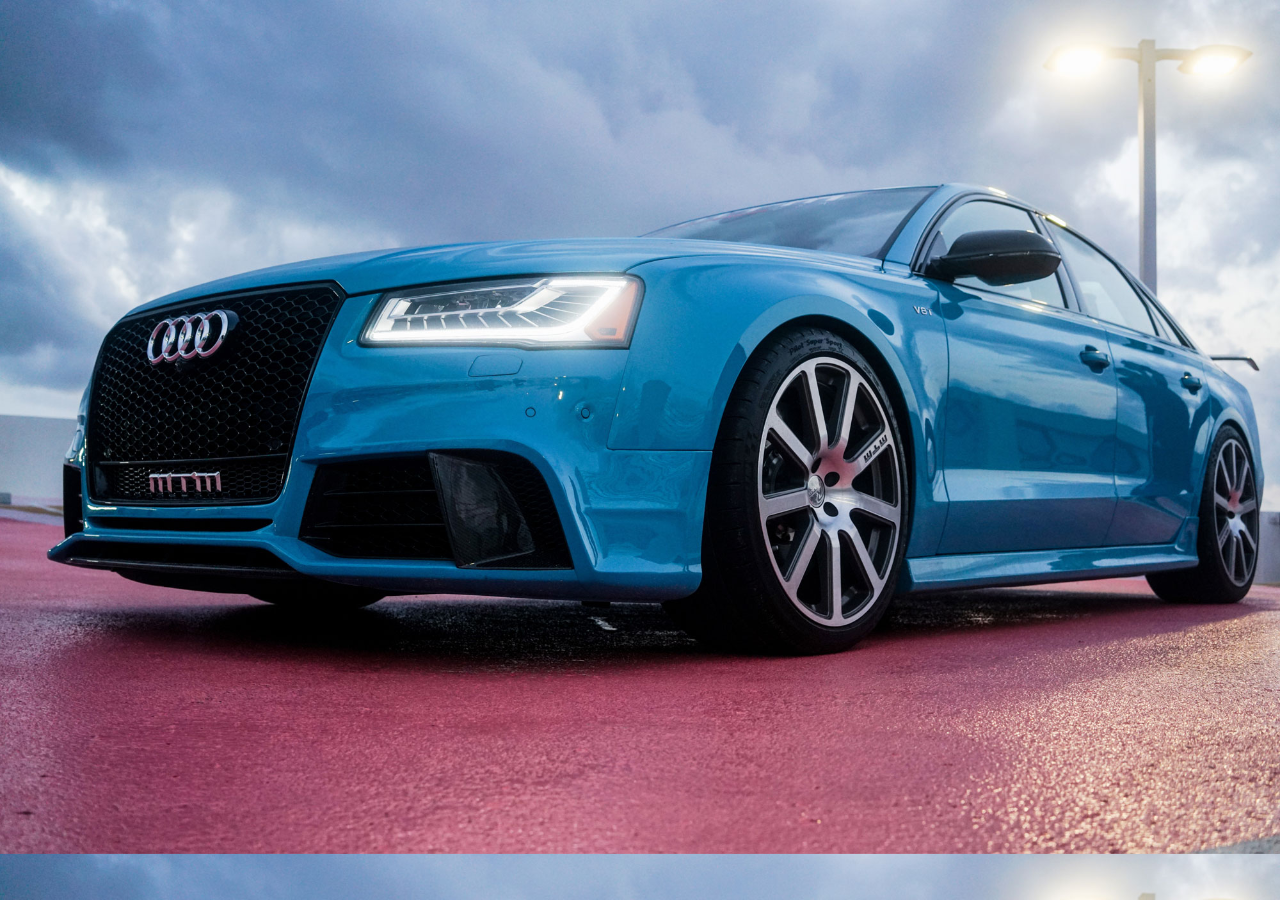
<file: carbook-master/login.html>
<!DOCTYPE html>
<html lang="en">
<head>
    <meta charset="UTF-8">
    <meta name="viewport" content="width=device-width, initial-scale=1.0">
    <title>Document</title>

    <link href="https://fonts.googleapis.com/css?family=Poppins:200,300,400,500,600,700,800&display=swap" rel="stylesheet">

    <link rel="stylesheet" href="css/open-iconic-bootstrap.min.css">
    <link rel="stylesheet" href="css/animate.css">
    
    <link rel="stylesheet" href="css/owl.carousel.min.css">
    <link rel="stylesheet" href="css/owl.theme.default.min.css">
    <link rel="stylesheet" href="css/magnific-popup.css">

    <link rel="stylesheet" href="css/aos.css">

    <link rel="stylesheet" href="css/ionicons.min.css">

    <link rel="stylesheet" href="css/bootstrap-datepicker.css">
    <link rel="stylesheet" href="css/jquery.timepicker.css">

    
    <link rel="stylesheet" href="css/flaticon.css">
    <link rel="stylesheet" href="css/icomoon.css">
    <link rel="stylesheet" href="css/style.css">
    <link rel="stylesheet" href="css/login.css">
  </head>
<body>
  <div class="container">
    <form action="#" class="request-form ftco-animate bg-primary fadeInUp ftco-animated">
      <h2>Welcome to AutoRent</h2>
      <div class="form-group">
        <label for="" class="label">Email</label>
        <input type="text" class="form-control" placeholder="Enter Your Email">
      </div>
      <div class="form-group">
        <label for="" class="label">Password</label>
        <input type="text" class="form-control" placeholder="Enter Password">
      </div>
      
      <div class="form-group">
        <input type="submit" value="Log in" class="btn btn-secondary py-3 px-4">
      </div>

      <p>Don't have an account? <a href="sign_up.html">Sign up now</a></p>
    </form>
  </div>

  
</body>
</html>
</file>
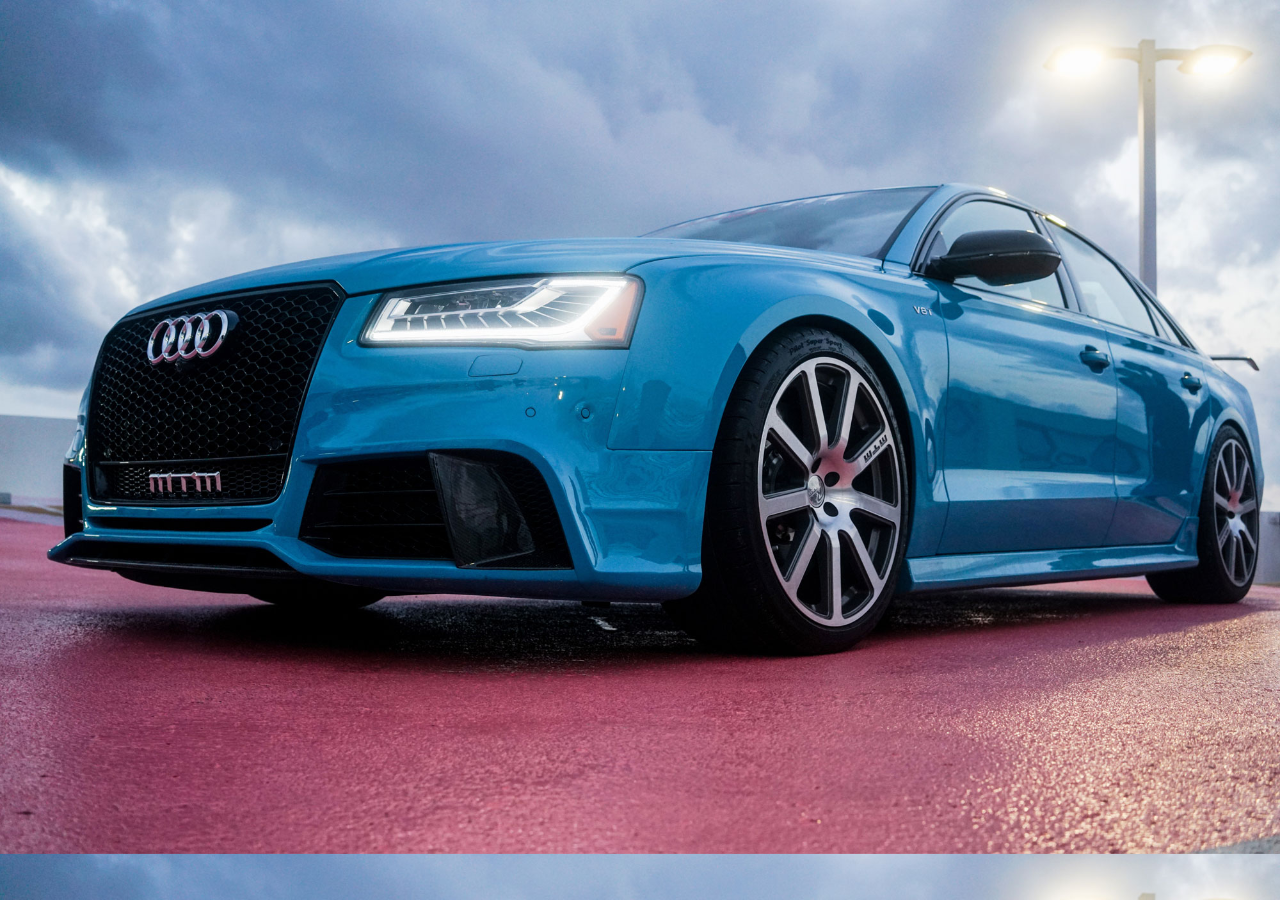
<file: carbook-master/register.html>
<!DOCTYPE html>
<html lang="en">
<head>
    <meta charset="UTF-8">
    <meta name="viewport" content="width=device-width, initial-scale=1.0">
    <title>Document</title>

    <link href="https://fonts.googleapis.com/css?family=Poppins:200,300,400,500,600,700,800&display=swap" rel="stylesheet">

    <link rel="stylesheet" href="css/open-iconic-bootstrap.min.css">
    <link rel="stylesheet" href="css/animate.css">
    
    <link rel="stylesheet" href="css/owl.carousel.min.css">
    <link rel="stylesheet" href="css/owl.theme.default.min.css">
    <link rel="stylesheet" href="css/magnific-popup.css">

    <link rel="stylesheet" href="css/aos.css">

    <link rel="stylesheet" href="css/ionicons.min.css">

    <link rel="stylesheet" href="css/bootstrap-datepicker.css">
    <link rel="stylesheet" href="css/jquery.timepicker.css">

    
    <link rel="stylesheet" href="css/flaticon.css">
    <link rel="stylesheet" href="css/icomoon.css">
    <link rel="stylesheet" href="css/style.css">
    <link rel="stylesheet" href="css/login.css">
  </head>
<body>
  
  <div class="container">
    <form action="#" class="request-form ftco-animate bg-primary fadeInUp ftco-animated">
      <h2>Welcome to AutoRent</h2>
      <div class="form-group">
        <label for="" class="label">User name</label>
        <input type="text" class="form-control" placeholder="Enter Your name">
      </div>
      <div class="form-group">
        <label for="" class="label">phone</label>
        <input type="text" class="form-control" placeholder="Enter Your phone number">
      </div>
      <div class="form-group">
        <label for="" class="label">Email</label>
        <input type="email" class="form-control" placeholder="Enter Your Email">
      </div>
      <div class="form-group">
        <label for="" class="label">Password</label>
        <input type="password" class="form-control" placeholder="Enter Password">
      </div>
      <div class="form-group">
        <label for="" class="label">confirm Password</label>
        <input type="password" class="form-control" placeholder="confirm your password">
      </div>
      <div class="form-group">
        <input type="submit" value="Register" class="btn btn-secondary py-3 px-4">
      </div>

      <p>already have an account? <a href="login.html">Sign in now</a></p>
    </form>
  </div>

  
</body>
</html>
</file>
<file: carbook-master/css/flaticon.css>
/*
  	Flaticon icon font: Flaticon
  	Creation date: 04/01/2019 13:45
  	*/


@font-face {
  font-family: "Flaticon";
  src: url("../fonts/flaticon/font/Flaticon.eot");
  src: url("../fonts/flaticon/font/Flaticon.eot?#iefix") format("embedded-opentype"),
       url("../fonts/flaticon/font/Flaticon.woff") format("woff"),
       url("../fonts/flaticon/font/Flaticon.ttf") format("truetype"),
       url("../fonts/flaticon/font/Flaticon.svg#Flaticon") format("svg");
  font-weight: normal;
  font-style: normal;
}

@media screen and (-webkit-min-device-pixel-ratio:0) {
  @font-face {
    font-family: "Flaticon";
    src: url("../fonts/flaticon/font/Flaticon.svg#Flaticon") format("svg");
  }
}

[class^="flaticon-"]:before, [class*=" flaticon-"]:before,
[class^="flaticon-"]:after, [class*=" flaticon-"]:after {   
  font-family: Flaticon;
  font-style: normal;
  font-weight: normal;
  font-variant: normal;
  text-transform: none;
  line-height: 1;

  /* Better Font Rendering =========== */
  -webkit-font-smoothing: antialiased;
  -moz-osx-font-smoothing: grayscale;
}

.flaticon-wedding-car:before { content: "\f100"; }
.flaticon-car:before { content: "\f101"; }
.flaticon-suv:before { content: "\f102"; }
.flaticon-transportation:before { content: "\f103"; }
.flaticon-route:before { content: "\f104"; }
.flaticon-handshake:before { content: "\f105"; }
.flaticon-rent:before { content: "\f106"; }
.flaticon-dashboard:before { content: "\f107"; }
.flaticon-pistons:before { content: "\f108"; }
.flaticon-car-seat:before { content: "\f109"; }
.flaticon-backpack:before { content: "\f10a"; }
.flaticon-diesel:before { content: "\f10b"; }s
</file>
<file: carbook-master/css/icomoon.css>
@font-face {
  font-family: 'icomoon';
  src:  url('../fonts/icomoon/icomoon.eot?6tt51o');
  src:  url('../fonts/icomoon/icomoon.eot?6tt51o#iefix') format('embedded-opentype'),
    url('../fonts/icomoon/icomoon.ttf?6tt51o') format('truetype'),
    url('../fonts/icomoon/icomoon.woff?6tt51o') format('woff'),
    url('../fonts/icomoon/icomoon.svg?6tt51o#icomoon') format('svg');
  font-weight: normal;
  font-style: normal;
}

[class^="icon-"], [class*=" icon-"] {
  /* use !important to prevent issues with browser extensions that change fonts */
  font-family: 'icomoon' !important;
  speak: none;
  font-style: normal;
  font-weight: normal;
  font-variant: normal;
  text-transform: none;
  line-height: 1;

  /* Better Font Rendering =========== */
  -webkit-font-smoothing: antialiased;
  -moz-osx-font-smoothing: grayscale;
}

.icon-asterisk:before {
  content: "\f069";
}
.icon-plus:before {
  content: "\f067";
}
.icon-question:before {
  content: "\f128";
}
.icon-minus:before {
  content: "\f068";
}
.icon-glass:before {
  content: "\f000";
}
.icon-music:before {
  content: "\f001";
}
.icon-search:before {
  content: "\f002";
}
.icon-envelope-o:before {
  content: "\f003";
}
.icon-heart:before {
  content: "\f004";
}
.icon-star:before {
  content: "\f005";
}
.icon-star-o:before {
  content: "\f006";
}
.icon-user:before {
  content: "\f007";
}
.icon-film:before {
  content: "\f008";
}
.icon-th-large:before {
  content: "\f009";
}
.icon-th:before {
  content: "\f00a";
}
.icon-th-list:before {
  content: "\f00b";
}
.icon-check:before {
  content: "\f00c";
}
.icon-close:before {
  content: "\f00d";
}
.icon-remove:before {
  content: "\f00d";
}
.icon-times:before {
  content: "\f00d";
}
.icon-search-plus:before {
  content: "\f00e";
}
.icon-search-minus:before {
  content: "\f010";
}
.icon-power-off:before {
  content: "\f011";
}
.icon-signal:before {
  content: "\f012";
}
.icon-cog:before {
  content: "\f013";
}
.icon-gear:before {
  content: "\f013";
}
.icon-trash-o:before {
  content: "\f014";
}
.icon-home:before {
  content: "\f015";
}
.icon-file-o:before {
  content: "\f016";
}
.icon-clock-o:before {
  content: "\f017";
}
.icon-road:before {
  content: "\f018";
}
.icon-download:before {
  content: "\f019";
}
.icon-arrow-circle-o-down:before {
  content: "\f01a";
}
.icon-arrow-circle-o-up:before {
  content: "\f01b";
}
.icon-inbox:before {
  content: "\f01c";
}
.icon-play-circle-o:before {
  content: "\f01d";
}
.icon-repeat:before {
  content: "\f01e";
}
.icon-rotate-right:before {
  content: "\f01e";
}
.icon-refresh:before {
  content: "\f021";
}
.icon-list-alt:before {
  content: "\f022";
}
.icon-lock:before {
  content: "\f023";
}
.icon-flag:before {
  content: "\f024";
}
.icon-headphones:before {
  content: "\f025";
}
.icon-volume-off:before {
  content: "\f026";
}
.icon-volume-down:before {
  content: "\f027";
}
.icon-volume-up:before {
  content: "\f028";
}
.icon-qrcode:before {
  content: "\f029";
}
.icon-barcode:before {
  content: "\f02a";
}
.icon-tag:before {
  content: "\f02b";
}
.icon-tags:before {
  content: "\f02c";
}
.icon-book:before {
  content: "\f02d";
}
.icon-bookmark:before {
  content: "\f02e";
}
.icon-print:before {
  content: "\f02f";
}
.icon-camera:before {
  content: "\f030";
}
.icon-font:before {
  content: "\f031";
}
.icon-bold:before {
  content: "\f032";
}
.icon-italic:before {
  content: "\f033";
}
.icon-text-height:before {
  content: "\f034";
}
.icon-text-width:before {
  content: "\f035";
}
.icon-align-left:before {
  content: "\f036";
}
.icon-align-center:before {
  content: "\f037";
}
.icon-align-right:before {
  content: "\f038";
}
.icon-align-justify:before {
  content: "\f039";
}
.icon-list:before {
  content: "\f03a";
}
.icon-dedent:before {
  content: "\f03b";
}
.icon-outdent:before {
  content: "\f03b";
}
.icon-indent:before {
  content: "\f03c";
}
.icon-video-camera:before {
  content: "\f03d";
}
.icon-image:before {
  content: "\f03e";
}
.icon-photo:before {
  content: "\f03e";
}
.icon-picture-o:before {
  content: "\f03e";
}
.icon-pencil:before {
  content: "\f040";
}
.icon-map-marker:before {
  content: "\f041";
}
.icon-adjust:before {
  content: "\f042";
}
.icon-tint:before {
  content: "\f043";
}
.icon-edit:before {
  content: "\f044";
}
.icon-pencil-square-o:before {
  content: "\f044";
}
.icon-share-square-o:before {
  content: "\f045";
}
.icon-check-square-o:before {
  content: "\f046";
}
.icon-arrows:before {
  content: "\f047";
}
.icon-step-backward:before {
  content: "\f048";
}
.icon-fast-backward:before {
  content: "\f049";
}
.icon-backward:before {
  content: "\f04a";
}
.icon-play:before {
  content: "\f04b";
}
.icon-pause:before {
  content: "\f04c";
}
.icon-stop:before {
  content: "\f04d";
}
.icon-forward:before {
  content: "\f04e";
}
.icon-fast-forward:before {
  content: "\f050";
}
.icon-step-forward:before {
  content: "\f051";
}
.icon-eject:before {
  content: "\f052";
}
.icon-chevron-left:before {
  content: "\f053";
}
.icon-chevron-right:before {
  content: "\f054";
}
.icon-plus-circle:before {
  content: "\f055";
}
.icon-minus-circle:before {
  content: "\f056";
}
.icon-times-circle:before {
  content: "\f057";
}
.icon-check-circle:before {
  content: "\f058";
}
.icon-question-circle:before {
  content: "\f059";
}
.icon-info-circle:before {
  content: "\f05a";
}
.icon-crosshairs:before {
  content: "\f05b";
}
.icon-times-circle-o:before {
  content: "\f05c";
}
.icon-check-circle-o:before {
  content: "\f05d";
}
.icon-ban:before {
  content: "\f05e";
}
.icon-arrow-left:before {
  content: "\f060";
}
.icon-arrow-right:before {
  content: "\f061";
}
.icon-arrow-up:before {
  content: "\f062";
}
.icon-arrow-down:before {
  content: "\f063";
}
.icon-mail-forward:before {
  content: "\f064";
}
.icon-share:before {
  content: "\f064";
}
.icon-expand:before {
  content: "\f065";
}
.icon-compress:before {
  content: "\f066";
}
.icon-exclamation-circle:before {
  content: "\f06a";
}
.icon-gift:before {
  content: "\f06b";
}
.icon-leaf:before {
  content: "\f06c";
}
.icon-fire:before {
  content: "\f06d";
}
.icon-eye:before {
  content: "\f06e";
}
.icon-eye-slash:before {
  content: "\f070";
}
.icon-exclamation-triangle:before {
  content: "\f071";
}
.icon-warning:before {
  content: "\f071";
}
.icon-plane:before {
  content: "\f072";
}
.icon-calendar:before {
  content: "\f073";
}
.icon-random:before {
  content: "\f074";
}
.icon-comment:before {
  content: "\f075";
}
.icon-magnet:before {
  content: "\f076";
}
.icon-chevron-up:before {
  content: "\f077";
}
.icon-chevron-down:before {
  content: "\f078";
}
.icon-retweet:before {
  content: "\f079";
}
.icon-shopping-cart:before {
  content: "\f07a";
}
.icon-folder:before {
  content: "\f07b";
}
.icon-folder-open:before {
  content: "\f07c";
}
.icon-arrows-v:before {
  content: "\f07d";
}
.icon-arrows-h:before {
  content: "\f07e";
}
.icon-bar-chart:before {
  content: "\f080";
}
.icon-bar-chart-o:before {
  content: "\f080";
}
.icon-twitter-square:before {
  content: "\f081";
}
.icon-facebook-square:before {
  content: "\f082";
}
.icon-camera-retro:before {
  content: "\f083";
}
.icon-key:before {
  content: "\f084";
}
.icon-cogs:before {
  content: "\f085";
}
.icon-gears:before {
  content: "\f085";
}
.icon-comments:before {
  content: "\f086";
}
.icon-thumbs-o-up:before {
  content: "\f087";
}
.icon-thumbs-o-down:before {
  content: "\f088";
}
.icon-star-half:before {
  content: "\f089";
}
.icon-heart-o:before {
  content: "\f08a";
}
.icon-sign-out:before {
  content: "\f08b";
}
.icon-linkedin-square:before {
  content: "\f08c";
}
.icon-thumb-tack:before {
  content: "\f08d";
}
.icon-external-link:before {
  content: "\f08e";
}
.icon-sign-in:before {
  content: "\f090";
}
.icon-trophy:before {
  content: "\f091";
}
.icon-github-square:before {
  content: "\f092";
}
.icon-upload:before {
  content: "\f093";
}
.icon-lemon-o:before {
  content: "\f094";
}
.icon-phone:before {
  content: "\f095";
}
.icon-square-o:before {
  content: "\f096";
}
.icon-bookmark-o:before {
  content: "\f097";
}
.icon-phone-square:before {
  content: "\f098";
}
.icon-twitter:before {
  content: "\f099";
}
.icon-facebook:before {
  content: "\f09a";
}
.icon-facebook-f:before {
  content: "\f09a";
}
.icon-github:before {
  content: "\f09b";
}
.icon-unlock:before {
  content: "\f09c";
}
.icon-credit-card:before {
  content: "\f09d";
}
.icon-feed:before {
  content: "\f09e";
}
.icon-rss:before {
  content: "\f09e";
}
.icon-hdd-o:before {
  content: "\f0a0";
}
.icon-bullhorn:before {
  content: "\f0a1";
}
.icon-bell-o:before {
  content: "\f0a2";
}
.icon-certificate:before {
  content: "\f0a3";
}
.icon-hand-o-right:before {
  content: "\f0a4";
}
.icon-hand-o-left:before {
  content: "\f0a5";
}
.icon-hand-o-up:before {
  content: "\f0a6";
}
.icon-hand-o-down:before {
  content: "\f0a7";
}
.icon-arrow-circle-left:before {
  content: "\f0a8";
}
.icon-arrow-circle-right:before {
  content: "\f0a9";
}
.icon-arrow-circle-up:before {
  content: "\f0aa";
}
.icon-arrow-circle-down:before {
  content: "\f0ab";
}
.icon-globe:before {
  content: "\f0ac";
}
.icon-wrench:before {
  content: "\f0ad";
}
.icon-tasks:before {
  content: "\f0ae";
}
.icon-filter:before {
  content: "\f0b0";
}
.icon-briefcase:before {
  content: "\f0b1";
}
.icon-arrows-alt:before {
  content: "\f0b2";
}
.icon-group:before {
  content: "\f0c0";
}
.icon-users:before {
  content: "\f0c0";
}
.icon-chain:before {
  content: "\f0c1";
}
.icon-link:before {
  content: "\f0c1";
}
.icon-cloud:before {
  content: "\f0c2";
}
.icon-flask:before {
  content: "\f0c3";
}
.icon-cut:before {
  content: "\f0c4";
}
.icon-scissors:before {
  content: "\f0c4";
}
.icon-copy:before {
  content: "\f0c5";
}
.icon-files-o:before {
  content: "\f0c5";
}
.icon-paperclip:before {
  content: "\f0c6";
}
.icon-floppy-o:before {
  content: "\f0c7";
}
.icon-save:before {
  content: "\f0c7";
}
.icon-square:before {
  content: "\f0c8";
}
.icon-bars:before {
  content: "\f0c9";
}
.icon-navicon:before {
  content: "\f0c9";
}
.icon-reorder:before {
  content: "\f0c9";
}
.icon-list-ul:before {
  content: "\f0ca";
}
.icon-list-ol:before {
  content: "\f0cb";
}
.icon-strikethrough:before {
  content: "\f0cc";
}
.icon-underline:before {
  content: "\f0cd";
}
.icon-table:before {
  content: "\f0ce";
}
.icon-magic:before {
  content: "\f0d0";
}
.icon-truck:before {
  content: "\f0d1";
}
.icon-pinterest:before {
  content: "\f0d2";
}
.icon-pinterest-square:before {
  content: "\f0d3";
}
.icon-google-plus-square:before {
  content: "\f0d4";
}
.icon-google-plus:before {
  content: "\f0d5";
}
.icon-money:before {
  content: "\f0d6";
}
.icon-caret-down:before {
  content: "\f0d7";
}
.icon-caret-up:before {
  content: "\f0d8";
}
.icon-caret-left:before {
  content: "\f0d9";
}
.icon-caret-right:before {
  content: "\f0da";
}
.icon-columns:before {
  content: "\f0db";
}
.icon-sort:before {
  content: "\f0dc";
}
.icon-unsorted:before {
  content: "\f0dc";
}
.icon-sort-desc:before {
  content: "\f0dd";
}
.icon-sort-down:before {
  content: "\f0dd";
}
.icon-sort-asc:before {
  content: "\f0de";
}
.icon-sort-up:before {
  content: "\f0de";
}
.icon-envelope:before {
  content: "\f0e0";
}
.icon-linkedin:before {
  content: "\f0e1";
}
.icon-rotate-left:before {
  content: "\f0e2";
}
.icon-undo:before {
  content: "\f0e2";
}
.icon-gavel:before {
  content: "\f0e3";
}
.icon-legal:before {
  content: "\f0e3";
}
.icon-dashboard:before {
  content: "\f0e4";
}
.icon-tachometer:before {
  content: "\f0e4";
}
.icon-comment-o:before {
  content: "\f0e5";
}
.icon-comments-o:before {
  content: "\f0e6";
}
.icon-bolt:before {
  content: "\f0e7";
}
.icon-flash:before {
  content: "\f0e7";
}
.icon-sitemap:before {
  content: "\f0e8";
}
.icon-umbrella:before {
  content: "\f0e9";
}
.icon-clipboard:before {
  content: "\f0ea";
}
.icon-paste:before {
  content: "\f0ea";
}
.icon-lightbulb-o:before {
  content: "\f0eb";
}
.icon-exchange:before {
  content: "\f0ec";
}
.icon-cloud-download:before {
  content: "\f0ed";
}
.icon-cloud-upload:before {
  content: "\f0ee";
}
.icon-user-md:before {
  content: "\f0f0";
}
.icon-stethoscope:before {
  content: "\f0f1";
}
.icon-suitcase:before {
  content: "\f0f2";
}
.icon-bell:before {
  content: "\f0f3";
}
.icon-coffee:before {
  content: "\f0f4";
}
.icon-cutlery:before {
  content: "\f0f5";
}
.icon-file-text-o:before {
  content: "\f0f6";
}
.icon-building-o:before {
  content: "\f0f7";
}
.icon-hospital-o:before {
  content: "\f0f8";
}
.icon-ambulance:before {
  content: "\f0f9";
}
.icon-medkit:before {
  content: "\f0fa";
}
.icon-fighter-jet:before {
  content: "\f0fb";
}
.icon-beer:before {
  content: "\f0fc";
}
.icon-h-square:before {
  content: "\f0fd";
}
.icon-plus-square:before {
  content: "\f0fe";
}
.icon-angle-double-left:before {
  content: "\f100";
}
.icon-angle-double-right:before {
  content: "\f101";
}
.icon-angle-double-up:before {
  content: "\f102";
}
.icon-angle-double-down:before {
  content: "\f103";
}
.icon-angle-left:before {
  content: "\f104";
}
.icon-angle-right:before {
  content: "\f105";
}
.icon-angle-up:before {
  content: "\f106";
}
.icon-angle-down:before {
  content: "\f107";
}
.icon-desktop:before {
  content: "\f108";
}
.icon-laptop:before {
  content: "\f109";
}
.icon-tablet:before {
  content: "\f10a";
}
.icon-mobile:before {
  content: "\f10b";
}
.icon-mobile-phone:before {
  content: "\f10b";
}
.icon-circle-o:before {
  content: "\f10c";
}
.icon-quote-left:before {
  content: "\f10d";
}
.icon-quote-right:before {
  content: "\f10e";
}
.icon-spinner:before {
  content: "\f110";
}
.icon-circle:before {
  content: "\f111";
}
.icon-mail-reply:before {
  content: "\f112";
}
.icon-reply:before {
  content: "\f112";
}
.icon-github-alt:before {
  content: "\f113";
}
.icon-folder-o:before {
  content: "\f114";
}
.icon-folder-open-o:before {
  content: "\f115";
}
.icon-smile-o:before {
  content: "\f118";
}
.icon-frown-o:before {
  content: "\f119";
}
.icon-meh-o:before {
  content: "\f11a";
}
.icon-gamepad:before {
  content: "\f11b";
}
.icon-keyboard-o:before {
  content: "\f11c";
}
.icon-flag-o:before {
  content: "\f11d";
}
.icon-flag-checkered:before {
  content: "\f11e";
}
.icon-terminal:before {
  content: "\f120";
}
.icon-code:before {
  content: "\f121";
}
.icon-mail-reply-all:before {
  content: "\f122";
}
.icon-reply-all:before {
  content: "\f122";
}
.icon-star-half-empty:before {
  content: "\f123";
}
.icon-star-half-full:before {
  content: "\f123";
}
.icon-star-half-o:before {
  content: "\f123";
}
.icon-location-arrow:before {
  content: "\f124";
}
.icon-crop:before {
  content: "\f125";
}
.icon-code-fork:before {
  content: "\f126";
}
.icon-chain-broken:before {
  content: "\f127";
}
.icon-unlink:before {
  content: "\f127";
}
.icon-info:before {
  content: "\f129";
}
.icon-exclamation:before {
  content: "\f12a";
}
.icon-superscript:before {
  content: "\f12b";
}
.icon-subscript:before {
  content: "\f12c";
}
.icon-eraser:before {
  content: "\f12d";
}
.icon-puzzle-piece:before {
  content: "\f12e";
}
.icon-microphone:before {
  content: "\f130";
}
.icon-microphone-slash:before {
  content: "\f131";
}
.icon-shield:before {
  content: "\f132";
}
.icon-calendar-o:before {
  content: "\f133";
}
.icon-fire-extinguisher:before {
  content: "\f134";
}
.icon-rocket:before {
  content: "\f135";
}
.icon-maxcdn:before {
  content: "\f136";
}
.icon-chevron-circle-left:before {
  content: "\f137";
}
.icon-chevron-circle-right:before {
  content: "\f138";
}
.icon-chevron-circle-up:before {
  content: "\f139";
}
.icon-chevron-circle-down:before {
  content: "\f13a";
}
.icon-html5:before {
  content: "\f13b";
}
.icon-css3:before {
  content: "\f13c";
}
.icon-anchor:before {
  content: "\f13d";
}
.icon-unlock-alt:before {
  content: "\f13e";
}
.icon-bullseye:before {
  content: "\f140";
}
.icon-ellipsis-h:before {
  content: "\f141";
}
.icon-ellipsis-v:before {
  content: "\f142";
}
.icon-rss-square:before {
  content: "\f143";
}
.icon-play-circle:before {
  content: "\f144";
}
.icon-ticket:before {
  content: "\f145";
}
.icon-minus-square:before {
  content: "\f146";
}
.icon-minus-square-o:before {
  content: "\f147";
}
.icon-level-up:before {
  content: "\f148";
}
.icon-level-down:before {
  content: "\f149";
}
.icon-check-square:before {
  content: "\f14a";
}
.icon-pencil-square:before {
  content: "\f14b";
}
.icon-external-link-square:before {
  content: "\f14c";
}
.icon-share-square:before {
  content: "\f14d";
}
.icon-compass:before {
  content: "\f14e";
}
.icon-caret-square-o-down:before {
  content: "\f150";
}
.icon-toggle-down:before {
  content: "\f150";
}
.icon-caret-square-o-up:before {
  content: "\f151";
}
.icon-toggle-up:before {
  content: "\f151";
}
.icon-caret-square-o-right:before {
  content: "\f152";
}
.icon-toggle-right:before {
  content: "\f152";
}
.icon-eur:before {
  content: "\f153";
}
.icon-euro:before {
  content: "\f153";
}
.icon-gbp:before {
  content: "\f154";
}
.icon-dollar:before {
  content: "\f155";
}
.icon-usd:before {
  content: "\f155";
}
.icon-inr:before {
  content: "\f156";
}
.icon-rupee:before {
  content: "\f156";
}
.icon-cny:before {
  content: "\f157";
}
.icon-jpy:before {
  content: "\f157";
}
.icon-rmb:before {
  content: "\f157";
}
.icon-yen:before {
  content: "\f157";
}
.icon-rouble:before {
  content: "\f158";
}
.icon-rub:before {
  content: "\f158";
}
.icon-ruble:before {
  content: "\f158";
}
.icon-krw:before {
  content: "\f159";
}
.icon-won:before {
  content: "\f159";
}
.icon-bitcoin:before {
  content: "\f15a";
}
.icon-btc:before {
  content: "\f15a";
}
.icon-file:before {
  content: "\f15b";
}
.icon-file-text:before {
  content: "\f15c";
}
.icon-sort-alpha-asc:before {
  content: "\f15d";
}
.icon-sort-alpha-desc:before {
  content: "\f15e";
}
.icon-sort-amount-asc:before {
  content: "\f160";
}
.icon-sort-amount-desc:before {
  content: "\f161";
}
.icon-sort-numeric-asc:before {
  content: "\f162";
}
.icon-sort-numeric-desc:before {
  content: "\f163";
}
.icon-thumbs-up:before {
  content: "\f164";
}
.icon-thumbs-down:before {
  content: "\f165";
}
.icon-youtube-square:before {
  content: "\f166";
}
.icon-youtube:before {
  content: "\f167";
}
.icon-xing:before {
  content: "\f168";
}
.icon-xing-square:before {
  content: "\f169";
}
.icon-youtube-play:before {
  content: "\f16a";
}
.icon-dropbox:before {
  content: "\f16b";
}
.icon-stack-overflow:before {
  content: "\f16c";
}
.icon-instagram:before {
  content: "\f16d";
}
.icon-flickr:before {
  content: "\f16e";
}
.icon-adn:before {
  content: "\f170";
}
.icon-bitbucket:before {
  content: "\f171";
}
.icon-bitbucket-square:before {
  content: "\f172";
}
.icon-tumblr:before {
  content: "\f173";
}
.icon-tumblr-square:before {
  content: "\f174";
}
.icon-long-arrow-down:before {
  content: "\f175";
}
.icon-long-arrow-up:before {
  content: "\f176";
}
.icon-long-arrow-left:before {
  content: "\f177";
}
.icon-long-arrow-right:before {
  content: "\f178";
}
.icon-apple:before {
  content: "\f179";
}
.icon-windows:before {
  content: "\f17a";
}
.icon-android:before {
  content: "\f17b";
}
.icon-linux:before {
  content: "\f17c";
}
.icon-dribbble:before {
  content: "\f17d";
}
.icon-skype:before {
  content: "\f17e";
}
.icon-foursquare:before {
  content: "\f180";
}
.icon-trello:before {
  content: "\f181";
}
.icon-female:before {
  content: "\f182";
}
.icon-male:before {
  content: "\f183";
}
.icon-gittip:before {
  content: "\f184";
}
.icon-gratipay:before {
  content: "\f184";
}
.icon-sun-o:before {
  content: "\f185";
}
.icon-moon-o:before {
  content: "\f186";
}
.icon-archive:before {
  content: "\f187";
}
.icon-bug:before {
  content: "\f188";
}
.icon-vk:before {
  content: "\f189";
}
.icon-weibo:before {
  content: "\f18a";
}
.icon-renren:before {
  content: "\f18b";
}
.icon-pagelines:before {
  content: "\f18c";
}
.icon-stack-exchange:before {
  content: "\f18d";
}
.icon-arrow-circle-o-right:before {
  content: "\f18e";
}
.icon-arrow-circle-o-left:before {
  content: "\f190";
}
.icon-caret-square-o-left:before {
  content: "\f191";
}
.icon-toggle-left:before {
  content: "\f191";
}
.icon-dot-circle-o:before {
  content: "\f192";
}
.icon-wheelchair:before {
  content: "\f193";
}
.icon-vimeo-square:before {
  content: "\f194";
}
.icon-try:before {
  content: "\f195";
}
.icon-turkish-lira:before {
  content: "\f195";
}
.icon-plus-square-o:before {
  content: "\f196";
}
.icon-space-shuttle:before {
  content: "\f197";
}
.icon-slack:before {
  content: "\f198";
}
.icon-envelope-square:before {
  content: "\f199";
}
.icon-wordpress:before {
  content: "\f19a";
}
.icon-openid:before {
  content: "\f19b";
}
.icon-bank:before {
  content: "\f19c";
}
.icon-institution:before {
  content: "\f19c";
}
.icon-university:before {
  content: "\f19c";
}
.icon-graduation-cap:before {
  content: "\f19d";
}
.icon-mortar-board:before {
  content: "\f19d";
}
.icon-yahoo:before {
  content: "\f19e";
}
.icon-google:before {
  content: "\f1a0";
}
.icon-reddit:before {
  content: "\f1a1";
}
.icon-reddit-square:before {
  content: "\f1a2";
}
.icon-stumbleupon-circle:before {
  content: "\f1a3";
}
.icon-stumbleupon:before {
  content: "\f1a4";
}
.icon-delicious:before {
  content: "\f1a5";
}
.icon-digg:before {
  content: "\f1a6";
}
.icon-pied-piper-pp:before {
  content: "\f1a7";
}
.icon-pied-piper-alt:before {
  content: "\f1a8";
}
.icon-drupal:before {
  content: "\f1a9";
}
.icon-joomla:before {
  content: "\f1aa";
}
.icon-language:before {
  content: "\f1ab";
}
.icon-fax:before {
  content: "\f1ac";
}
.icon-building:before {
  content: "\f1ad";
}
.icon-child:before {
  content: "\f1ae";
}
.icon-paw:before {
  content: "\f1b0";
}
.icon-spoon:before {
  content: "\f1b1";
}
.icon-cube:before {
  content: "\f1b2";
}
.icon-cubes:before {
  content: "\f1b3";
}
.icon-behance:before {
  content: "\f1b4";
}
.icon-behance-square:before {
  content: "\f1b5";
}
.icon-steam:before {
  content: "\f1b6";
}
.icon-steam-square:before {
  content: "\f1b7";
}
.icon-recycle:before {
  content: "\f1b8";
}
.icon-automobile:before {
  content: "\f1b9";
}
.icon-car:before {
  content: "\f1b9";
}
.icon-cab:before {
  content: "\f1ba";
}
.icon-taxi:before {
  content: "\f1ba";
}
.icon-tree:before {
  content: "\f1bb";
}
.icon-spotify:before {
  content: "\f1bc";
}
.icon-deviantart:before {
  content: "\f1bd";
}
.icon-soundcloud:before {
  content: "\f1be";
}
.icon-database:before {
  content: "\f1c0";
}
.icon-file-pdf-o:before {
  content: "\f1c1";
}
.icon-file-word-o:before {
  content: "\f1c2";
}
.icon-file-excel-o:before {
  content: "\f1c3";
}
.icon-file-powerpoint-o:before {
  content: "\f1c4";
}
.icon-file-image-o:before {
  content: "\f1c5";
}
.icon-file-photo-o:before {
  content: "\f1c5";
}
.icon-file-picture-o:before {
  content: "\f1c5";
}
.icon-file-archive-o:before {
  content: "\f1c6";
}
.icon-file-zip-o:before {
  content: "\f1c6";
}
.icon-file-audio-o:before {
  content: "\f1c7";
}
.icon-file-sound-o:before {
  content: "\f1c7";
}
.icon-file-movie-o:before {
  content: "\f1c8";
}
.icon-file-video-o:before {
  content: "\f1c8";
}
.icon-file-code-o:before {
  content: "\f1c9";
}
.icon-vine:before {
  content: "\f1ca";
}
.icon-codepen:before {
  content: "\f1cb";
}
.icon-jsfiddle:before {
  content: "\f1cc";
}
.icon-life-bouy:before {
  content: "\f1cd";
}
.icon-life-buoy:before {
  content: "\f1cd";
}
.icon-life-ring:before {
  content: "\f1cd";
}
.icon-life-saver:before {
  content: "\f1cd";
}
.icon-support:before {
  content: "\f1cd";
}
.icon-circle-o-notch:before {
  content: "\f1ce";
}
.icon-ra:before {
  content: "\f1d0";
}
.icon-rebel:before {
  content: "\f1d0";
}
.icon-resistance:before {
  content: "\f1d0";
}
.icon-empire:before {
  content: "\f1d1";
}
.icon-ge:before {
  content: "\f1d1";
}
.icon-git-square:before {
  content: "\f1d2";
}
.icon-git:before {
  content: "\f1d3";
}
.icon-hacker-news:before {
  content: "\f1d4";
}
.icon-y-combinator-square:before {
  content: "\f1d4";
}
.icon-yc-square:before {
  content: "\f1d4";
}
.icon-tencent-weibo:before {
  content: "\f1d5";
}
.icon-qq:before {
  content: "\f1d6";
}
.icon-wechat:before {
  content: "\f1d7";
}
.icon-weixin:before {
  content: "\f1d7";
}
.icon-paper-plane:before {
  content: "\f1d8";
}
.icon-send:before {
  content: "\f1d8";
}
.icon-paper-plane-o:before {
  content: "\f1d9";
}
.icon-send-o:before {
  content: "\f1d9";
}
.icon-history:before {
  content: "\f1da";
}
.icon-circle-thin:before {
  content: "\f1db";
}
.icon-header:before {
  content: "\f1dc";
}
.icon-paragraph:before {
  content: "\f1dd";
}
.icon-sliders:before {
  content: "\f1de";
}
.icon-share-alt:before {
  content: "\f1e0";
}
.icon-share-alt-square:before {
  content: "\f1e1";
}
.icon-bomb:before {
  content: "\f1e2";
}
.icon-futbol-o:before {
  content: "\f1e3";
}
.icon-soccer-ball-o:before {
  content: "\f1e3";
}
.icon-tty:before {
  content: "\f1e4";
}
.icon-binoculars:before {
  content: "\f1e5";
}
.icon-plug:before {
  content: "\f1e6";
}
.icon-slideshare:before {
  content: "\f1e7";
}
.icon-twitch:before {
  content: "\f1e8";
}
.icon-yelp:before {
  content: "\f1e9";
}
.icon-newspaper-o:before {
  content: "\f1ea";
}
.icon-wifi:before {
  content: "\f1eb";
}
.icon-calculator:before {
  content: "\f1ec";
}
.icon-paypal:before {
  content: "\f1ed";
}
.icon-google-wallet:before {
  content: "\f1ee";
}
.icon-cc-visa:before {
  content: "\f1f0";
}
.icon-cc-mastercard:before {
  content: "\f1f1";
}
.icon-cc-discover:before {
  content: "\f1f2";
}
.icon-cc-amex:before {
  content: "\f1f3";
}
.icon-cc-paypal:before {
  content: "\f1f4";
}
.icon-cc-stripe:before {
  content: "\f1f5";
}
.icon-bell-slash:before {
  content: "\f1f6";
}
.icon-bell-slash-o:before {
  content: "\f1f7";
}
.icon-trash:before {
  content: "\f1f8";
}
.icon-copyright:before {
  content: "\f1f9";
}
.icon-at:before {
  content: "\f1fa";
}
.icon-eyedropper:before {
  content: "\f1fb";
}
.icon-paint-brush:before {
  content: "\f1fc";
}
.icon-birthday-cake:before {
  content: "\f1fd";
}
.icon-area-chart:before {
  content: "\f1fe";
}
.icon-pie-chart:before {
  content: "\f200";
}
.icon-line-chart:before {
  content: "\f201";
}
.icon-lastfm:before {
  content: "\f202";
}
.icon-lastfm-square:before {
  content: "\f203";
}
.icon-toggle-off:before {
  content: "\f204";
}
.icon-toggle-on:before {
  content: "\f205";
}
.icon-bicycle:before {
  content: "\f206";
}
.icon-bus:before {
  content: "\f207";
}
.icon-ioxhost:before {
  content: "\f208";
}
.icon-angellist:before {
  content: "\f209";
}
.icon-cc:before {
  content: "\f20a";
}
.icon-ils:before {
  content: "\f20b";
}
.icon-shekel:before {
  content: "\f20b";
}
.icon-sheqel:before {
  content: "\f20b";
}
.icon-meanpath:before {
  content: "\f20c";
}
.icon-buysellads:before {
  content: "\f20d";
}
.icon-connectdevelop:before {
  content: "\f20e";
}
.icon-dashcube:before {
  content: "\f210";
}
.icon-forumbee:before {
  content: "\f211";
}
.icon-leanpub:before {
  content: "\f212";
}
.icon-sellsy:before {
  content: "\f213";
}
.icon-shirtsinbulk:before {
  content: "\f214";
}
.icon-simplybuilt:before {
  content: "\f215";
}
.icon-skyatlas:before {
  content: "\f216";
}
.icon-cart-plus:before {
  content: "\f217";
}
.icon-cart-arrow-down:before {
  content: "\f218";
}
.icon-diamond:before {
  content: "\f219";
}
.icon-ship:before {
  content: "\f21a";
}
.icon-user-secret:before {
  content: "\f21b";
}
.icon-motorcycle:before {
  content: "\f21c";
}
.icon-street-view:before {
  content: "\f21d";
}
.icon-heartbeat:before {
  content: "\f21e";
}
.icon-venus:before {
  content: "\f221";
}
.icon-mars:before {
  content: "\f222";
}
.icon-mercury:before {
  content: "\f223";
}
.icon-intersex:before {
  content: "\f224";
}
.icon-transgender:before {
  content: "\f224";
}
.icon-transgender-alt:before {
  content: "\f225";
}
.icon-venus-double:before {
  content: "\f226";
}
.icon-mars-double:before {
  content: "\f227";
}
.icon-venus-mars:before {
  content: "\f228";
}
.icon-mars-stroke:before {
  content: "\f229";
}
.icon-mars-stroke-v:before {
  content: "\f22a";
}
.icon-mars-stroke-h:before {
  content: "\f22b";
}
.icon-neuter:before {
  content: "\f22c";
}
.icon-genderless:before {
  content: "\f22d";
}
.icon-facebook-official:before {
  content: "\f230";
}
.icon-pinterest-p:before {
  content: "\f231";
}
.icon-whatsapp:before {
  content: "\f232";
}
.icon-server:before {
  content: "\f233";
}
.icon-user-plus:before {
  content: "\f234";
}
.icon-user-times:before {
  content: "\f235";
}
.icon-bed:before {
  content: "\f236";
}
.icon-hotel:before {
  content: "\f236";
}
.icon-viacoin:before {
  content: "\f237";
}
.icon-train:before {
  content: "\f238";
}
.icon-subway:before {
  content: "\f239";
}
.icon-medium:before {
  content: "\f23a";
}
.icon-y-combinator:before {
  content: "\f23b";
}
.icon-yc:before {
  content: "\f23b";
}
.icon-optin-monster:before {
  content: "\f23c";
}
.icon-opencart:before {
  content: "\f23d";
}
.icon-expeditedssl:before {
  content: "\f23e";
}
.icon-battery:before {
  content: "\f240";
}
.icon-battery-4:before {
  content: "\f240";
}
.icon-battery-full:before {
  content: "\f240";
}
.icon-battery-3:before {
  content: "\f241";
}
.icon-battery-three-quarters:before {
  content: "\f241";
}
.icon-battery-2:before {
  content: "\f242";
}
.icon-battery-half:before {
  content: "\f242";
}
.icon-battery-1:before {
  content: "\f243";
}
.icon-battery-quarter:before {
  content: "\f243";
}
.icon-battery-0:before {
  content: "\f244";
}
.icon-battery-empty:before {
  content: "\f244";
}
.icon-mouse-pointer:before {
  content: "\f245";
}
.icon-i-cursor:before {
  content: "\f246";
}
.icon-object-group:before {
  content: "\f247";
}
.icon-object-ungroup:before {
  content: "\f248";
}
.icon-sticky-note:before {
  content: "\f249";
}
.icon-sticky-note-o:before {
  content: "\f24a";
}
.icon-cc-jcb:before {
  content: "\f24b";
}
.icon-cc-diners-club:before {
  content: "\f24c";
}
.icon-clone:before {
  content: "\f24d";
}
.icon-balance-scale:before {
  content: "\f24e";
}
.icon-hourglass-o:before {
  content: "\f250";
}
.icon-hourglass-1:before {
  content: "\f251";
}
.icon-hourglass-start:before {
  content: "\f251";
}
.icon-hourglass-2:before {
  content: "\f252";
}
.icon-hourglass-half:before {
  content: "\f252";
}
.icon-hourglass-3:before {
  content: "\f253";
}
.icon-hourglass-end:before {
  content: "\f253";
}
.icon-hourglass:before {
  content: "\f254";
}
.icon-hand-grab-o:before {
  content: "\f255";
}
.icon-hand-rock-o:before {
  content: "\f255";
}
.icon-hand-paper-o:before {
  content: "\f256";
}
.icon-hand-stop-o:before {
  content: "\f256";
}
.icon-hand-scissors-o:before {
  content: "\f257";
}
.icon-hand-lizard-o:before {
  content: "\f258";
}
.icon-hand-spock-o:before {
  content: "\f259";
}
.icon-hand-pointer-o:before {
  content: "\f25a";
}
.icon-hand-peace-o:before {
  content: "\f25b";
}
.icon-trademark:before {
  content: "\f25c";
}
.icon-registered:before {
  content: "\f25d";
}
.icon-creative-commons:before {
  content: "\f25e";
}
.icon-gg:before {
  content: "\f260";
}
.icon-gg-circle:before {
  content: "\f261";
}
.icon-tripadvisor:before {
  content: "\f262";
}
.icon-odnoklassniki:before {
  content: "\f263";
}
.icon-odnoklassniki-square:before {
  content: "\f264";
}
.icon-get-pocket:before {
  content: "\f265";
}
.icon-wikipedia-w:before {
  content: "\f266";
}
.icon-safari:before {
  content: "\f267";
}
.icon-chrome:before {
  content: "\f268";
}
.icon-firefox:before {
  content: "\f269";
}
.icon-opera:before {
  content: "\f26a";
}
.icon-internet-explorer:before {
  content: "\f26b";
}
.icon-television:before {
  content: "\f26c";
}
.icon-tv:before {
  content: "\f26c";
}
.icon-contao:before {
  content: "\f26d";
}
.icon-500px:before {
  content: "\f26e";
}
.icon-amazon:before {
  content: "\f270";
}
.icon-calendar-plus-o:before {
  content: "\f271";
}
.icon-calendar-minus-o:before {
  content: "\f272";
}
.icon-calendar-times-o:before {
  content: "\f273";
}
.icon-calendar-check-o:before {
  content: "\f274";
}
.icon-industry:before {
  content: "\f275";
}
.icon-map-pin:before {
  content: "\f276";
}
.icon-map-signs:before {
  content: "\f277";
}
.icon-map-o:before {
  content: "\f278";
}
.icon-map:before {
  content: "\f279";
}
.icon-commenting:before {
  content: "\f27a";
}
.icon-commenting-o:before {
  content: "\f27b";
}
.icon-houzz:before {
  content: "\f27c";
}
.icon-vimeo:before {
  content: "\f27d";
}
.icon-black-tie:before {
  content: "\f27e";
}
.icon-fonticons:before {
  content: "\f280";
}
.icon-reddit-alien:before {
  content: "\f281";
}
.icon-edge:before {
  content: "\f282";
}
.icon-credit-card-alt:before {
  content: "\f283";
}
.icon-codiepie:before {
  content: "\f284";
}
.icon-modx:before {
  content: "\f285";
}
.icon-fort-awesome:before {
  content: "\f286";
}
.icon-usb:before {
  content: "\f287";
}
.icon-product-hunt:before {
  content: "\f288";
}
.icon-mixcloud:before {
  content: "\f289";
}
.icon-scribd:before {
  content: "\f28a";
}
.icon-pause-circle:before {
  content: "\f28b";
}
.icon-pause-circle-o:before {
  content: "\f28c";
}
.icon-stop-circle:before {
  content: "\f28d";
}
.icon-stop-circle-o:before {
  content: "\f28e";
}
.icon-shopping-bag:before {
  content: "\f290";
}
.icon-shopping-basket:before {
  content: "\f291";
}
.icon-hashtag:before {
  content: "\f292";
}
.icon-bluetooth:before {
  content: "\f293";
}
.icon-bluetooth-b:before {
  content: "\f294";
}
.icon-percent:before {
  content: "\f295";
}
.icon-gitlab:before {
  content: "\f296";
}
.icon-wpbeginner:before {
  content: "\f297";
}
.icon-wpforms:before {
  content: "\f298";
}
.icon-envira:before {
  content: "\f299";
}
.icon-universal-access:before {
  content: "\f29a";
}
.icon-wheelchair-alt:before {
  content: "\f29b";
}
.icon-question-circle-o:before {
  content: "\f29c";
}
.icon-blind:before {
  content: "\f29d";
}
.icon-audio-description:before {
  content: "\f29e";
}
.icon-volume-control-phone:before {
  content: "\f2a0";
}
.icon-braille:before {
  content: "\f2a1";
}
.icon-assistive-listening-systems:before {
  content: "\f2a2";
}
.icon-american-sign-language-interpreting:before {
  content: "\f2a3";
}
.icon-asl-interpreting:before {
  content: "\f2a3";
}
.icon-deaf:before {
  content: "\f2a4";
}
.icon-deafness:before {
  content: "\f2a4";
}
.icon-hard-of-hearing:before {
  content: "\f2a4";
}
.icon-glide:before {
  content: "\f2a5";
}
.icon-glide-g:before {
  content: "\f2a6";
}
.icon-sign-language:before {
  content: "\f2a7";
}
.icon-signing:before {
  content: "\f2a7";
}
.icon-low-vision:before {
  content: "\f2a8";
}
.icon-viadeo:before {
  content: "\f2a9";
}
.icon-viadeo-square:before {
  content: "\f2aa";
}
.icon-snapchat:before {
  content: "\f2ab";
}
.icon-snapchat-ghost:before {
  content: "\f2ac";
}
.icon-snapchat-square:before {
  content: "\f2ad";
}
.icon-pied-piper:before {
  content: "\f2ae";
}
.icon-first-order:before {
  content: "\f2b0";
}
.icon-yoast:before {
  content: "\f2b1";
}
.icon-themeisle:before {
  content: "\f2b2";
}
.icon-google-plus-circle:before {
  content: "\f2b3";
}
.icon-google-plus-official:before {
  content: "\f2b3";
}
.icon-fa:before {
  content: "\f2b4";
}
.icon-font-awesome:before {
  content: "\f2b4";
}
.icon-handshake-o:before {
  content: "\f2b5";
}
.icon-envelope-open:before {
  content: "\f2b6";
}
.icon-envelope-open-o:before {
  content: "\f2b7";
}
.icon-linode:before {
  content: "\f2b8";
}
.icon-address-book:before {
  content: "\f2b9";
}
.icon-address-book-o:before {
  content: "\f2ba";
}
.icon-address-card:before {
  content: "\f2bb";
}
.icon-vcard:before {
  content: "\f2bb";
}
.icon-address-card-o:before {
  content: "\f2bc";
}
.icon-vcard-o:before {
  content: "\f2bc";
}
.icon-user-circle:before {
  content: "\f2bd";
}
.icon-user-circle-o:before {
  content: "\f2be";
}
.icon-user-o:before {
  content: "\f2c0";
}
.icon-id-badge:before {
  content: "\f2c1";
}
.icon-drivers-license:before {
  content: "\f2c2";
}
.icon-id-card:before {
  content: "\f2c2";
}
.icon-drivers-license-o:before {
  content: "\f2c3";
}
.icon-id-card-o:before {
  content: "\f2c3";
}
.icon-quora:before {
  content: "\f2c4";
}
.icon-free-code-camp:before {
  content: "\f2c5";
}
.icon-telegram:before {
  content: "\f2c6";
}
.icon-thermometer:before {
  content: "\f2c7";
}
.icon-thermometer-4:before {
  content: "\f2c7";
}
.icon-thermometer-full:before {
  content: "\f2c7";
}
.icon-thermometer-3:before {
  content: "\f2c8";
}
.icon-thermometer-three-quarters:before {
  content: "\f2c8";
}
.icon-thermometer-2:before {
  content: "\f2c9";
}
.icon-thermometer-half:before {
  content: "\f2c9";
}
.icon-thermometer-1:before {
  content: "\f2ca";
}
.icon-thermometer-quarter:before {
  content: "\f2ca";
}
.icon-thermometer-0:before {
  content: "\f2cb";
}
.icon-thermometer-empty:before {
  content: "\f2cb";
}
.icon-shower:before {
  content: "\f2cc";
}
.icon-bath:before {
  content: "\f2cd";
}
.icon-bathtub:before {
  content: "\f2cd";
}
.icon-s15:before {
  content: "\f2cd";
}
.icon-podcast:before {
  content: "\f2ce";
}
.icon-window-maximize:before {
  content: "\f2d0";
}
.icon-window-minimize:before {
  content: "\f2d1";
}
.icon-window-restore:before {
  content: "\f2d2";
}
.icon-times-rectangle:before {
  content: "\f2d3";
}
.icon-window-close:before {
  content: "\f2d3";
}
.icon-times-rectangle-o:before {
  content: "\f2d4";
}
.icon-window-close-o:before {
  content: "\f2d4";
}
.icon-bandcamp:before {
  content: "\f2d5";
}
.icon-grav:before {
  content: "\f2d6";
}
.icon-etsy:before {
  content: "\f2d7";
}
.icon-imdb:before {
  content: "\f2d8";
}
.icon-ravelry:before {
  content: "\f2d9";
}
.icon-eercast:before {
  content: "\f2da";
}
.icon-microchip:before {
  content: "\f2db";
}
.icon-snowflake-o:before {
  content: "\f2dc";
}
.icon-superpowers:before {
  content: "\f2dd";
}
.icon-wpexplorer:before {
  content: "\f2de";
}
.icon-meetup:before {
  content: "\f2e0";
}
.icon-3d_rotation:before {
  content: "\e84d";
}
.icon-ac_unit:before {
  content: "\eb3b";
}
.icon-alarm:before {
  content: "\e855";
}
.icon-access_alarms:before {
  content: "\e191";
}
.icon-schedule:before {
  content: "\e8b5";
}
.icon-accessibility:before {
  content: "\e84e";
}
.icon-accessible:before {
  content: "\e914";
}
.icon-account_balance:before {
  content: "\e84f";
}
.icon-account_balance_wallet:before {
  content: "\e850";
}
.icon-account_box:before {
  content: "\e851";
}
.icon-account_circle:before {
  content: "\e853";
}
.icon-adb:before {
  content: "\e60e";
}
.icon-add:before {
  content: "\e145";
}
.icon-add_a_photo:before {
  content: "\e439";
}
.icon-alarm_add:before {
  content: "\e856";
}
.icon-add_alert:before {
  content: "\e003";
}
.icon-add_box:before {
  content: "\e146";
}
.icon-add_circle:before {
  content: "\e147";
}
.icon-control_point:before {
  content: "\e3ba";
}
.icon-add_location:before {
  content: "\e567";
}
.icon-add_shopping_cart:before {
  content: "\e854";
}
.icon-queue:before {
  content: "\e03c";
}
.icon-add_to_queue:before {
  content: "\e05c";
}
.icon-adjust2:before {
  content: "\e39e";
}
.icon-airline_seat_flat:before {
  content: "\e630";
}
.icon-airline_seat_flat_angled:before {
  content: "\e631";
}
.icon-airline_seat_individual_suite:before {
  content: "\e632";
}
.icon-airline_seat_legroom_extra:before {
  content: "\e633";
}
.icon-airline_seat_legroom_normal:before {
  content: "\e634";
}
.icon-airline_seat_legroom_reduced:before {
  content: "\e635";
}
.icon-airline_seat_recline_extra:before {
  content: "\e636";
}
.icon-airline_seat_recline_normal:before {
  content: "\e637";
}
.icon-flight:before {
  content: "\e539";
}
.icon-airplanemode_inactive:before {
  content: "\e194";
}
.icon-airplay:before {
  content: "\e055";
}
.icon-airport_shuttle:before {
  content: "\eb3c";
}
.icon-alarm_off:before {
  content: "\e857";
}
.icon-alarm_on:before {
  content: "\e858";
}
.icon-album:before {
  content: "\e019";
}
.icon-all_inclusive:before {
  content: "\eb3d";
}
.icon-all_out:before {
  content: "\e90b";
}
.icon-android2:before {
  content: "\e859";
}
.icon-announcement:before {
  content: "\e85a";
}
.icon-apps:before {
  content: "\e5c3";
}
.icon-archive2:before {
  content: "\e149";
}
.icon-arrow_back:before {
  content: "\e5c4";
}
.icon-arrow_downward:before {
  content: "\e5db";
}
.icon-arrow_drop_down:before {
  content: "\e5c5";
}
.icon-arrow_drop_down_circle:before {
  content: "\e5c6";
}
.icon-arrow_drop_up:before {
  content: "\e5c7";
}
.icon-arrow_forward:before {
  content: "\e5c8";
}
.icon-arrow_upward:before {
  content: "\e5d8";
}
.icon-art_track:before {
  content: "\e060";
}
.icon-aspect_ratio:before {
  content: "\e85b";
}
.icon-poll:before {
  content: "\e801";
}
.icon-assignment:before {
  content: "\e85d";
}
.icon-assignment_ind:before {
  content: "\e85e";
}
.icon-assignment_late:before {
  content: "\e85f";
}
.icon-assignment_return:before {
  content: "\e860";
}
.icon-assignment_returned:before {
  content: "\e861";
}
.icon-assignment_turned_in:before {
  content: "\e862";
}
.icon-assistant:before {
  content: "\e39f";
}
.icon-flag2:before {
  content: "\e153";
}
.icon-attach_file:before {
  content: "\e226";
}
.icon-attach_money:before {
  content: "\e227";
}
.icon-attachment:before {
  content: "\e2bc";
}
.icon-audiotrack:before {
  content: "\e3a1";
}
.icon-autorenew:before {
  content: "\e863";
}
.icon-av_timer:before {
  content: "\e01b";
}
.icon-backspace:before {
  content: "\e14a";
}
.icon-cloud_upload:before {
  content: "\e2c3";
}
.icon-battery_alert:before {
  content: "\e19c";
}
.icon-battery_charging_full:before {
  content: "\e1a3";
}
.icon-battery_std:before {
  content: "\e1a5";
}
.icon-battery_unknown:before {
  content: "\e1a6";
}
.icon-beach_access:before {
  content: "\eb3e";
}
.icon-beenhere:before {
  content: "\e52d";
}
.icon-block:before {
  content: "\e14b";
}
.icon-bluetooth2:before {
  content: "\e1a7";
}
.icon-bluetooth_searching:before {
  content: "\e1aa";
}
.icon-bluetooth_connected:before {
  content: "\e1a8";
}
.icon-bluetooth_disabled:before {
  content: "\e1a9";
}
.icon-blur_circular:before {
  content: "\e3a2";
}
.icon-blur_linear:before {
  content: "\e3a3";
}
.icon-blur_off:before {
  content: "\e3a4";
}
.icon-blur_on:before {
  content: "\e3a5";
}
.icon-class:before {
  content: "\e86e";
}
.icon-turned_in:before {
  content: "\e8e6";
}
.icon-turned_in_not:before {
  content: "\e8e7";
}
.icon-border_all:before {
  content: "\e228";
}
.icon-border_bottom:before {
  content: "\e229";
}
.icon-border_clear:before {
  content: "\e22a";
}
.icon-border_color:before {
  content: "\e22b";
}
.icon-border_horizontal:before {
  content: "\e22c";
}
.icon-border_inner:before {
  content: "\e22d";
}
.icon-border_left:before {
  content: "\e22e";
}
.icon-border_outer:before {
  content: "\e22f";
}
.icon-border_right:before {
  content: "\e230";
}
.icon-border_style:before {
  content: "\e231";
}
.icon-border_top:before {
  content: "\e232";
}
.icon-border_vertical:before {
  content: "\e233";
}
.icon-branding_watermark:before {
  content: "\e06b";
}
.icon-brightness_1:before {
  content: "\e3a6";
}
.icon-brightness_2:before {
  content: "\e3a7";
}
.icon-brightness_3:before {
  content: "\e3a8";
}
.icon-brightness_4:before {
  content: "\e3a9";
}
.icon-brightness_low:before {
  content: "\e1ad";
}
.icon-brightness_medium:before {
  content: "\e1ae";
}
.icon-brightness_high:before {
  content: "\e1ac";
}
.icon-brightness_auto:before {
  content: "\e1ab";
}
.icon-broken_image:before {
  content: "\e3ad";
}
.icon-brush:before {
  content: "\e3ae";
}
.icon-bubble_chart:before {
  content: "\e6dd";
}
.icon-bug_report:before {
  content: "\e868";
}
.icon-build:before {
  content: "\e869";
}
.icon-burst_mode:before {
  content: "\e43c";
}
.icon-domain:before {
  content: "\e7ee";
}
.icon-business_center:before {
  content: "\eb3f";
}
.icon-cached:before {
  content: "\e86a";
}
.icon-cake:before {
  content: "\e7e9";
}
.icon-phone2:before {
  content: "\e0cd";
}
.icon-call_end:before {
  content: "\e0b1";
}
.icon-call_made:before {
  content: "\e0b2";
}
.icon-merge_type:before {
  content: "\e252";
}
.icon-call_missed:before {
  content: "\e0b4";
}
.icon-call_missed_outgoing:before {
  content: "\e0e4";
}
.icon-call_received:before {
  content: "\e0b5";
}
.icon-call_split:before {
  content: "\e0b6";
}
.icon-call_to_action:before {
  content: "\e06c";
}
.icon-camera2:before {
  content: "\e3af";
}
.icon-photo_camera:before {
  content: "\e412";
}
.icon-camera_enhance:before {
  content: "\e8fc";
}
.icon-camera_front:before {
  content: "\e3b1";
}
.icon-camera_rear:before {
  content: "\e3b2";
}
.icon-camera_roll:before {
  content: "\e3b3";
}
.icon-cancel:before {
  content: "\e5c9";
}
.icon-redeem:before {
  content: "\e8b1";
}
.icon-card_membership:before {
  content: "\e8f7";
}
.icon-card_travel:before {
  content: "\e8f8";
}
.icon-casino:before {
  content: "\eb40";
}
.icon-cast:before {
  content: "\e307";
}
.icon-cast_connected:before {
  content: "\e308";
}
.icon-center_focus_strong:before {
  content: "\e3b4";
}
.icon-center_focus_weak:before {
  content: "\e3b5";
}
.icon-change_history:before {
  content: "\e86b";
}
.icon-chat:before {
  content: "\e0b7";
}
.icon-chat_bubble:before {
  content: "\e0ca";
}
.icon-chat_bubble_outline:before {
  content: "\e0cb";
}
.icon-check2:before {
  content: "\e5ca";
}
.icon-check_box:before {
  content: "\e834";
}
.icon-check_box_outline_blank:before {
  content: "\e835";
}
.icon-check_circle:before {
  content: "\e86c";
}
.icon-navigate_before:before {
  content: "\e408";
}
.icon-navigate_next:before {
  content: "\e409";
}
.icon-child_care:before {
  content: "\eb41";
}
.icon-child_friendly:before {
  content: "\eb42";
}
.icon-chrome_reader_mode:before {
  content: "\e86d";
}
.icon-close2:before {
  content: "\e5cd";
}
.icon-clear_all:before {
  content: "\e0b8";
}
.icon-closed_caption:before {
  content: "\e01c";
}
.icon-wb_cloudy:before {
  content: "\e42d";
}
.icon-cloud_circle:before {
  content: "\e2be";
}
.icon-cloud_done:before {
  content: "\e2bf";
}
.icon-cloud_download:before {
  content: "\e2c0";
}
.icon-cloud_off:before {
  content: "\e2c1";
}
.icon-cloud_queue:before {
  content: "\e2c2";
}
.icon-code2:before {
  content: "\e86f";
}
.icon-photo_library:before {
  content: "\e413";
}
.icon-collections_bookmark:before {
  content: "\e431";
}
.icon-palette:before {
  content: "\e40a";
}
.icon-colorize:before {
  content: "\e3b8";
}
.icon-comment2:before {
  content: "\e0b9";
}
.icon-compare:before {
  content: "\e3b9";
}
.icon-compare_arrows:before {
  content: "\e915";
}
.icon-laptop2:before {
  content: "\e31e";
}
.icon-confirmation_number:before {
  content: "\e638";
}
.icon-contact_mail:before {
  content: "\e0d0";
}
.icon-contact_phone:before {
  content: "\e0cf";
}
.icon-contacts:before {
  content: "\e0ba";
}
.icon-content_copy:before {
  content: "\e14d";
}
.icon-content_cut:before {
  content: "\e14e";
}
.icon-content_paste:before {
  content: "\e14f";
}
.icon-control_point_duplicate:before {
  content: "\e3bb";
}
.icon-copyright2:before {
  content: "\e90c";
}
.icon-mode_edit:before {
  content: "\e254";
}
.icon-create_new_folder:before {
  content: "\e2cc";
}
.icon-payment:before {
  content: "\e8a1";
}
.icon-crop2:before {
  content: "\e3be";
}
.icon-crop_16_9:before {
  content: "\e3bc";
}
.icon-crop_3_2:before {
  content: "\e3bd";
}
.icon-crop_landscape:before {
  content: "\e3c3";
}
.icon-crop_7_5:before {
  content: "\e3c0";
}
.icon-crop_din:before {
  content: "\e3c1";
}
.icon-crop_free:before {
  content: "\e3c2";
}
.icon-crop_original:before {
  content: "\e3c4";
}
.icon-crop_portrait:before {
  content: "\e3c5";
}
.icon-crop_rotate:before {
  content: "\e437";
}
.icon-crop_square:before {
  content: "\e3c6";
}
.icon-dashboard2:before {
  content: "\e871";
}
.icon-data_usage:before {
  content: "\e1af";
}
.icon-date_range:before {
  content: "\e916";
}
.icon-dehaze:before {
  content: "\e3c7";
}
.icon-delete:before {
  content: "\e872";
}
.icon-delete_forever:before {
  content: "\e92b";
}
.icon-delete_sweep:before {
  content: "\e16c";
}
.icon-description:before {
  content: "\e873";
}
.icon-desktop_mac:before {
  content: "\e30b";
}
.icon-desktop_windows:before {
  content: "\e30c";
}
.icon-details:before {
  content: "\e3c8";
}
.icon-developer_board:before {
  content: "\e30d";
}
.icon-developer_mode:before {
  content: "\e1b0";
}
.icon-device_hub:before {
  content: "\e335";
}
.icon-phonelink:before {
  content: "\e326";
}
.icon-devices_other:before {
  content: "\e337";
}
.icon-dialer_sip:before {
  content: "\e0bb";
}
.icon-dialpad:before {
  content: "\e0bc";
}
.icon-directions:before {
  content: "\e52e";
}
.icon-directions_bike:before {
  content: "\e52f";
}
.icon-directions_boat:before {
  content: "\e532";
}
.icon-directions_bus:before {
  content: "\e530";
}
.icon-directions_car:before {
  content: "\e531";
}
.icon-directions_railway:before {
  content: "\e534";
}
.icon-directions_run:before {
  content: "\e566";
}
.icon-directions_transit:before {
  content: "\e535";
}
.icon-directions_walk:before {
  content: "\e536";
}
.icon-disc_full:before {
  content: "\e610";
}
.icon-dns:before {
  content: "\e875";
}
.icon-not_interested:before {
  content: "\e033";
}
.icon-do_not_disturb_alt:before {
  content: "\e611";
}
.icon-do_not_disturb_off:before {
  content: "\e643";
}
.icon-remove_circle:before {
  content: "\e15c";
}
.icon-dock:before {
  content: "\e30e";
}
.icon-done:before {
  content: "\e876";
}
.icon-done_all:before {
  content: "\e877";
}
.icon-donut_large:before {
  content: "\e917";
}
.icon-donut_small:before {
  content: "\e918";
}
.icon-drafts:before {
  content: "\e151";
}
.icon-drag_handle:before {
  content: "\e25d";
}
.icon-time_to_leave:before {
  content: "\e62c";
}
.icon-dvr:before {
  content: "\e1b2";
}
.icon-edit_location:before {
  content: "\e568";
}
.icon-eject2:before {
  content: "\e8fb";
}
.icon-markunread:before {
  content: "\e159";
}
.icon-enhanced_encryption:before {
  content: "\e63f";
}
.icon-equalizer:before {
  content: "\e01d";
}
.icon-error:before {
  content: "\e000";
}
.icon-error_outline:before {
  content: "\e001";
}
.icon-euro_symbol:before {
  content: "\e926";
}
.icon-ev_station:before {
  content: "\e56d";
}
.icon-insert_invitation:before {
  content: "\e24f";
}
.icon-event_available:before {
  content: "\e614";
}
.icon-event_busy:before {
  content: "\e615";
}
.icon-event_note:before {
  content: "\e616";
}
.icon-event_seat:before {
  content: "\e903";
}
.icon-exit_to_app:before {
  content: "\e879";
}
.icon-expand_less:before {
  content: "\e5ce";
}
.icon-expand_more:before {
  content: "\e5cf";
}
.icon-explicit:before {
  content: "\e01e";
}
.icon-explore:before {
  content: "\e87a";
}
.icon-exposure:before {
  content: "\e3ca";
}
.icon-exposure_neg_1:before {
  content: "\e3cb";
}
.icon-exposure_neg_2:before {
  content: "\e3cc";
}
.icon-exposure_plus_1:before {
  content: "\e3cd";
}
.icon-exposure_plus_2:before {
  content: "\e3ce";
}
.icon-exposure_zero:before {
  content: "\e3cf";
}
.icon-extension:before {
  content: "\e87b";
}
.icon-face:before {
  content: "\e87c";
}
.icon-fast_forward:before {
  content: "\e01f";
}
.icon-fast_rewind:before {
  content: "\e020";
}
.icon-favorite:before {
  content: "\e87d";
}
.icon-favorite_border:before {
  content: "\e87e";
}
.icon-featured_play_list:before {
  content: "\e06d";
}
.icon-featured_video:before {
  content: "\e06e";
}
.icon-sms_failed:before {
  content: "\e626";
}
.icon-fiber_dvr:before {
  content: "\e05d";
}
.icon-fiber_manual_record:before {
  content: "\e061";
}
.icon-fiber_new:before {
  content: "\e05e";
}
.icon-fiber_pin:before {
  content: "\e06a";
}
.icon-fiber_smart_record:before {
  content: "\e062";
}
.icon-get_app:before {
  content: "\e884";
}
.icon-file_upload:before {
  content: "\e2c6";
}
.icon-filter2:before {
  content: "\e3d3";
}
.icon-filter_1:before {
  content: "\e3d0";
}
.icon-filter_2:before {
  content: "\e3d1";
}
.icon-filter_3:before {
  content: "\e3d2";
}
.icon-filter_4:before {
  content: "\e3d4";
}
.icon-filter_5:before {
  content: "\e3d5";
}
.icon-filter_6:before {
  content: "\e3d6";
}
.icon-filter_7:before {
  content: "\e3d7";
}
.icon-filter_8:before {
  content: "\e3d8";
}
.icon-filter_9:before {
  content: "\e3d9";
}
.icon-filter_9_plus:before {
  content: "\e3da";
}
.icon-filter_b_and_w:before {
  content: "\e3db";
}
.icon-filter_center_focus:before {
  content: "\e3dc";
}
.icon-filter_drama:before {
  content: "\e3dd";
}
.icon-filter_frames:before {
  content: "\e3de";
}
.icon-terrain:before {
  content: "\e564";
}
.icon-filter_list:before {
  content: "\e152";
}
.icon-filter_none:before {
  content: "\e3e0";
}
.icon-filter_tilt_shift:before {
  content: "\e3e2";
}
.icon-filter_vintage:before {
  content: "\e3e3";
}
.icon-find_in_page:before {
  content: "\e880";
}
.icon-find_replace:before {
  content: "\e881";
}
.icon-fingerprint:before {
  content: "\e90d";
}
.icon-first_page:before {
  content: "\e5dc";
}
.icon-fitness_center:before {
  content: "\eb43";
}
.icon-flare:before {
  content: "\e3e4";
}
.icon-flash_auto:before {
  content: "\e3e5";
}
.icon-flash_off:before {
  content: "\e3e6";
}
.icon-flash_on:before {
  content: "\e3e7";
}
.icon-flight_land:before {
  content: "\e904";
}
.icon-flight_takeoff:before {
  content: "\e905";
}
.icon-flip:before {
  content: "\e3e8";
}
.icon-flip_to_back:before {
  content: "\e882";
}
.icon-flip_to_front:before {
  content: "\e883";
}
.icon-folder2:before {
  content: "\e2c7";
}
.icon-folder_open:before {
  content: "\e2c8";
}
.icon-folder_shared:before {
  content: "\e2c9";
}
.icon-folder_special:before {
  content: "\e617";
}
.icon-font_download:before {
  content: "\e167";
}
.icon-format_align_center:before {
  content: "\e234";
}
.icon-format_align_justify:before {
  content: "\e235";
}
.icon-format_align_left:before {
  content: "\e236";
}
.icon-format_align_right:before {
  content: "\e237";
}
.icon-format_bold:before {
  content: "\e238";
}
.icon-format_clear:before {
  content: "\e239";
}
.icon-format_color_fill:before {
  content: "\e23a";
}
.icon-format_color_reset:before {
  content: "\e23b";
}
.icon-format_color_text:before {
  content: "\e23c";
}
.icon-format_indent_decrease:before {
  content: "\e23d";
}
.icon-format_indent_increase:before {
  content: "\e23e";
}
.icon-format_italic:before {
  content: "\e23f";
}
.icon-format_line_spacing:before {
  content: "\e240";
}
.icon-format_list_bulleted:before {
  content: "\e241";
}
.icon-format_list_numbered:before {
  content: "\e242";
}
.icon-format_paint:before {
  content: "\e243";
}
.icon-format_quote:before {
  content: "\e244";
}
.icon-format_shapes:before {
  content: "\e25e";
}
.icon-format_size:before {
  content: "\e245";
}
.icon-format_strikethrough:before {
  content: "\e246";
}
.icon-format_textdirection_l_to_r:before {
  content: "\e247";
}
.icon-format_textdirection_r_to_l:before {
  content: "\e248";
}
.icon-format_underlined:before {
  content: "\e249";
}
.icon-question_answer:before {
  content: "\e8af";
}
.icon-forward2:before {
  content: "\e154";
}
.icon-forward_10:before {
  content: "\e056";
}
.icon-forward_30:before {
  content: "\e057";
}
.icon-forward_5:before {
  content: "\e058";
}
.icon-free_breakfast:before {
  content: "\eb44";
}
.icon-fullscreen:before {
  content: "\e5d0";
}
.icon-fullscreen_exit:before {
  content: "\e5d1";
}
.icon-functions:before {
  content: "\e24a";
}
.icon-g_translate:before {
  content: "\e927";
}
.icon-games:before {
  content: "\e021";
}
.icon-gavel2:before {
  content: "\e90e";
}
.icon-gesture:before {
  content: "\e155";
}
.icon-gif:before {
  content: "\e908";
}
.icon-goat:before {
  content: "\e900";
}
.icon-golf_course:before {
  content: "\eb45";
}
.icon-my_location:before {
  content: "\e55c";
}
.icon-location_searching:before {
  content: "\e1b7";
}
.icon-location_disabled:before {
  content: "\e1b6";
}
.icon-star2:before {
  content: "\e838";
}
.icon-gradient:before {
  content: "\e3e9";
}
.icon-grain:before {
  content: "\e3ea";
}
.icon-graphic_eq:before {
  content: "\e1b8";
}
.icon-grid_off:before {
  content: "\e3eb";
}
.icon-grid_on:before {
  content: "\e3ec";
}
.icon-people:before {
  content: "\e7fb";
}
.icon-group_add:before {
  content: "\e7f0";
}
.icon-group_work:before {
  content: "\e886";
}
.icon-hd:before {
  content: "\e052";
}
.icon-hdr_off:before {
  content: "\e3ed";
}
.icon-hdr_on:before {
  content: "\e3ee";
}
.icon-hdr_strong:before {
  content: "\e3f1";
}
.icon-hdr_weak:before {
  content: "\e3f2";
}
.icon-headset:before {
  content: "\e310";
}
.icon-headset_mic:before {
  content: "\e311";
}
.icon-healing:before {
  content: "\e3f3";
}
.icon-hearing:before {
  content: "\e023";
}
.icon-help:before {
  content: "\e887";
}
.icon-help_outline:before {
  content: "\e8fd";
}
.icon-high_quality:before {
  content: "\e024";
}
.icon-highlight:before {
  content: "\e25f";
}
.icon-highlight_off:before {
  content: "\e888";
}
.icon-restore:before {
  content: "\e8b3";
}
.icon-home2:before {
  content: "\e88a";
}
.icon-hot_tub:before {
  content: "\eb46";
}
.icon-local_hotel:before {
  content: "\e549";
}
.icon-hourglass_empty:before {
  content: "\e88b";
}
.icon-hourglass_full:before {
  content: "\e88c";
}
.icon-http:before {
  content: "\e902";
}
.icon-lock2:before {
  content: "\e897";
}
.icon-photo2:before {
  content: "\e410";
}
.icon-image_aspect_ratio:before {
  content: "\e3f5";
}
.icon-import_contacts:before {
  content: "\e0e0";
}
.icon-import_export:before {
  content: "\e0c3";
}
.icon-important_devices:before {
  content: "\e912";
}
.icon-inbox2:before {
  content: "\e156";
}
.icon-indeterminate_check_box:before {
  content: "\e909";
}
.icon-info2:before {
  content: "\e88e";
}
.icon-info_outline:before {
  content: "\e88f";
}
.icon-input:before {
  content: "\e890";
}
.icon-insert_comment:before {
  content: "\e24c";
}
.icon-insert_drive_file:before {
  content: "\e24d";
}
.icon-tag_faces:before {
  content: "\e420";
}
.icon-link2:before {
  content: "\e157";
}
.icon-invert_colors:before {
  content: "\e891";
}
.icon-invert_colors_off:before {
  content: "\e0c4";
}
.icon-iso:before {
  content: "\e3f6";
}
.icon-keyboard:before {
  content: "\e312";
}
.icon-keyboard_arrow_down:before {
  content: "\e313";
}
.icon-keyboard_arrow_left:before {
  content: "\e314";
}
.icon-keyboard_arrow_right:before {
  content: "\e315";
}
.icon-keyboard_arrow_up:before {
  content: "\e316";
}
.icon-keyboard_backspace:before {
  content: "\e317";
}
.icon-keyboard_capslock:before {
  content: "\e318";
}
.icon-keyboard_hide:before {
  content: "\e31a";
}
.icon-keyboard_return:before {
  content: "\e31b";
}
.icon-keyboard_tab:before {
  content: "\e31c";
}
.icon-keyboard_voice:before {
  content: "\e31d";
}
.icon-kitchen:before {
  content: "\eb47";
}
.icon-label:before {
  content: "\e892";
}
.icon-label_outline:before {
  content: "\e893";
}
.icon-language2:before {
  content: "\e894";
}
.icon-laptop_chromebook:before {
  content: "\e31f";
}
.icon-laptop_mac:before {
  content: "\e320";
}
.icon-laptop_windows:before {
  content: "\e321";
}
.icon-last_page:before {
  content: "\e5dd";
}
.icon-open_in_new:before {
  content: "\e89e";
}
.icon-layers:before {
  content: "\e53b";
}
.icon-layers_clear:before {
  content: "\e53c";
}
.icon-leak_add:before {
  content: "\e3f8";
}
.icon-leak_remove:before {
  content: "\e3f9";
}
.icon-lens:before {
  content: "\e3fa";
}
.icon-library_books:before {
  content: "\e02f";
}
.icon-library_music:before {
  content: "\e030";
}
.icon-lightbulb_outline:before {
  content: "\e90f";
}
.icon-line_style:before {
  content: "\e919";
}
.icon-line_weight:before {
  content: "\e91a";
}
.icon-linear_scale:before {
  content: "\e260";
}
.icon-linked_camera:before {
  content: "\e438";
}
.icon-list2:before {
  content: "\e896";
}
.icon-live_help:before {
  content: "\e0c6";
}
.icon-live_tv:before {
  content: "\e639";
}
.icon-local_play:before {
  content: "\e553";
}
.icon-local_airport:before {
  content: "\e53d";
}
.icon-local_atm:before {
  content: "\e53e";
}
.icon-local_bar:before {
  content: "\e540";
}
.icon-local_cafe:before {
  content: "\e541";
}
.icon-local_car_wash:before {
  content: "\e542";
}
.icon-local_convenience_store:before {
  content: "\e543";
}
.icon-restaurant_menu:before {
  content: "\e561";
}
.icon-local_drink:before {
  content: "\e544";
}
.icon-local_florist:before {
  content: "\e545";
}
.icon-local_gas_station:before {
  content: "\e546";
}
.icon-shopping_cart:before {
  content: "\e8cc";
}
.icon-local_hospital:before {
  content: "\e548";
}
.icon-local_laundry_service:before {
  content: "\e54a";
}
.icon-local_library:before {
  content: "\e54b";
}
.icon-local_mall:before {
  content: "\e54c";
}
.icon-theaters:before {
  content: "\e8da";
}
.icon-local_offer:before {
  content: "\e54e";
}
.icon-local_parking:before {
  content: "\e54f";
}
.icon-local_pharmacy:before {
  content: "\e550";
}
.icon-local_pizza:before {
  content: "\e552";
}
.icon-print2:before {
  content: "\e8ad";
}
.icon-local_shipping:before {
  content: "\e558";
}
.icon-local_taxi:before {
  content: "\e559";
}
.icon-location_city:before {
  content: "\e7f1";
}
.icon-location_off:before {
  content: "\e0c7";
}
.icon-room:before {
  content: "\e8b4";
}
.icon-lock_open:before {
  content: "\e898";
}
.icon-lock_outline:before {
  content: "\e899";
}
.icon-looks:before {
  content: "\e3fc";
}
.icon-looks_3:before {
  content: "\e3fb";
}
.icon-looks_4:before {
  content: "\e3fd";
}
.icon-looks_5:before {
  content: "\e3fe";
}
.icon-looks_6:before {
  content: "\e3ff";
}
.icon-looks_one:before {
  content: "\e400";
}
.icon-looks_two:before {
  content: "\e401";
}
.icon-sync:before {
  content: "\e627";
}
.icon-loupe:before {
  content: "\e402";
}
.icon-low_priority:before {
  content: "\e16d";
}
.icon-loyalty:before {
  content: "\e89a";
}
.icon-mail_outline:before {
  content: "\e0e1";
}
.icon-map2:before {
  content: "\e55b";
}
.icon-markunread_mailbox:before {
  content: "\e89b";
}
.icon-memory:before {
  content: "\e322";
}
.icon-menu:before {
  content: "\e5d2";
}
.icon-message:before {
  content: "\e0c9";
}
.icon-mic:before {
  content: "\e029";
}
.icon-mic_none:before {
  content: "\e02a";
}
.icon-mic_off:before {
  content: "\e02b";
}
.icon-mms:before {
  content: "\e618";
}
.icon-mode_comment:before {
  content: "\e253";
}
.icon-monetization_on:before {
  content: "\e263";
}
.icon-money_off:before {
  content: "\e25c";
}
.icon-monochrome_photos:before {
  content: "\e403";
}
.icon-mood_bad:before {
  content: "\e7f3";
}
.icon-more:before {
  content: "\e619";
}
.icon-more_horiz:before {
  content: "\e5d3";
}
.icon-more_vert:before {
  content: "\e5d4";
}
.icon-motorcycle2:before {
  content: "\e91b";
}
.icon-mouse:before {
  content: "\e323";
}
.icon-move_to_inbox:before {
  content: "\e168";
}
.icon-movie_creation:before {
  content: "\e404";
}
.icon-movie_filter:before {
  content: "\e43a";
}
.icon-multiline_chart:before {
  content: "\e6df";
}
.icon-music_note:before {
  content: "\e405";
}
.icon-music_video:before {
  content: "\e063";
}
.icon-nature:before {
  content: "\e406";
}
.icon-nature_people:before {
  content: "\e407";
}
.icon-navigation:before {
  content: "\e55d";
}
.icon-near_me:before {
  content: "\e569";
}
.icon-network_cell:before {
  content: "\e1b9";
}
.icon-network_check:before {
  content: "\e640";
}
.icon-network_locked:before {
  content: "\e61a";
}
.icon-network_wifi:before {
  content: "\e1ba";
}
.icon-new_releases:before {
  content: "\e031";
}
.icon-next_week:before {
  content: "\e16a";
}
.icon-nfc:before {
  content: "\e1bb";
}
.icon-no_encryption:before {
  content: "\e641";
}
.icon-signal_cellular_no_sim:before {
  content: "\e1ce";
}
.icon-note:before {
  content: "\e06f";
}
.icon-note_add:before {
  content: "\e89c";
}
.icon-notifications:before {
  content: "\e7f4";
}
.icon-notifications_active:before {
  content: "\e7f7";
}
.icon-notifications_none:before {
  content: "\e7f5";
}
.icon-notifications_off:before {
  content: "\e7f6";
}
.icon-notifications_paused:before {
  content: "\e7f8";
}
.icon-offline_pin:before {
  content: "\e90a";
}
.icon-ondemand_video:before {
  content: "\e63a";
}
.icon-opacity:before {
  content: "\e91c";
}
.icon-open_in_browser:before {
  content: "\e89d";
}
.icon-open_with:before {
  content: "\e89f";
}
.icon-pages:before {
  content: "\e7f9";
}
.icon-pageview:before {
  content: "\e8a0";
}
.icon-pan_tool:before {
  content: "\e925";
}
.icon-panorama:before {
  content: "\e40b";
}
.icon-radio_button_unchecked:before {
  content: "\e836";
}
.icon-panorama_horizontal:before {
  content: "\e40d";
}
.icon-panorama_vertical:before {
  content: "\e40e";
}
.icon-panorama_wide_angle:before {
  content: "\e40f";
}
.icon-party_mode:before {
  content: "\e7fa";
}
.icon-pause2:before {
  content: "\e034";
}
.icon-pause_circle_filled:before {
  content: "\e035";
}
.icon-pause_circle_outline:before {
  content: "\e036";
}
.icon-people_outline:before {
  content: "\e7fc";
}
.icon-perm_camera_mic:before {
  content: "\e8a2";
}
.icon-perm_contact_calendar:before {
  content: "\e8a3";
}
.icon-perm_data_setting:before {
  content: "\e8a4";
}
.icon-perm_device_information:before {
  content: "\e8a5";
}
.icon-person_outline:before {
  content: "\e7ff";
}
.icon-perm_media:before {
  content: "\e8a7";
}
.icon-perm_phone_msg:before {
  content: "\e8a8";
}
.icon-perm_scan_wifi:before {
  content: "\e8a9";
}
.icon-person:before {
  content: "\e7fd";
}
.icon-person_add:before {
  content: "\e7fe";
}
.icon-person_pin:before {
  content: "\e55a";
}
.icon-person_pin_circle:before {
  content: "\e56a";
}
.icon-personal_video:before {
  content: "\e63b";
}
.icon-pets:before {
  content: "\e91d";
}
.icon-phone_android:before {
  content: "\e324";
}
.icon-phone_bluetooth_speaker:before {
  content: "\e61b";
}
.icon-phone_forwarded:before {
  content: "\e61c";
}
.icon-phone_in_talk:before {
  content: "\e61d";
}
.icon-phone_iphone:before {
  content: "\e325";
}
.icon-phone_locked:before {
  content: "\e61e";
}
.icon-phone_missed:before {
  content: "\e61f";
}
.icon-phone_paused:before {
  content: "\e620";
}
.icon-phonelink_erase:before {
  content: "\e0db";
}
.icon-phonelink_lock:before {
  content: "\e0dc";
}
.icon-phonelink_off:before {
  content: "\e327";
}
.icon-phonelink_ring:before {
  content: "\e0dd";
}
.icon-phonelink_setup:before {
  content: "\e0de";
}
.icon-photo_album:before {
  content: "\e411";
}
.icon-photo_filter:before {
  content: "\e43b";
}
.icon-photo_size_select_actual:before {
  content: "\e432";
}
.icon-photo_size_select_large:before {
  content: "\e433";
}
.icon-photo_size_select_small:before {
  content: "\e434";
}
.icon-picture_as_pdf:before {
  content: "\e415";
}
.icon-picture_in_picture:before {
  content: "\e8aa";
}
.icon-picture_in_picture_alt:before {
  content: "\e911";
}
.icon-pie_chart:before {
  content: "\e6c4";
}
.icon-pie_chart_outlined:before {
  content: "\e6c5";
}
.icon-pin_drop:before {
  content: "\e55e";
}
.icon-play_arrow:before {
  content: "\e037";
}
.icon-play_circle_filled:before {
  content: "\e038";
}
.icon-play_circle_outline:before {
  content: "\e039";
}
.icon-play_for_work:before {
  content: "\e906";
}
.icon-playlist_add:before {
  content: "\e03b";
}
.icon-playlist_add_check:before {
  content: "\e065";
}
.icon-playlist_play:before {
  content: "\e05f";
}
.icon-plus_one:before {
  content: "\e800";
}
.icon-polymer:before {
  content: "\e8ab";
}
.icon-pool:before {
  content: "\eb48";
}
.icon-portable_wifi_off:before {
  content: "\e0ce";
}
.icon-portrait:before {
  content: "\e416";
}
.icon-power:before {
  content: "\e63c";
}
.icon-power_input:before {
  content: "\e336";
}
.icon-power_settings_new:before {
  content: "\e8ac";
}
.icon-pregnant_woman:before {
  content: "\e91e";
}
.icon-present_to_all:before {
  content: "\e0df";
}
.icon-priority_high:before {
  content: "\e645";
}
.icon-public:before {
  content: "\e80b";
}
.icon-publish:before {
  content: "\e255";
}
.icon-queue_music:before {
  content: "\e03d";
}
.icon-queue_play_next:before {
  content: "\e066";
}
.icon-radio:before {
  content: "\e03e";
}
.icon-radio_button_checked:before {
  content: "\e837";
}
.icon-rate_review:before {
  content: "\e560";
}
.icon-receipt:before {
  content: "\e8b0";
}
.icon-recent_actors:before {
  content: "\e03f";
}
.icon-record_voice_over:before {
  content: "\e91f";
}
.icon-redo:before {
  content: "\e15a";
}
.icon-refresh2:before {
  content: "\e5d5";
}
.icon-remove2:before {
  content: "\e15b";
}
.icon-remove_circle_outline:before {
  content: "\e15d";
}
.icon-remove_from_queue:before {
  content: "\e067";
}
.icon-visibility:before {
  content: "\e8f4";
}
.icon-remove_shopping_cart:before {
  content: "\e928";
}
.icon-reorder2:before {
  content: "\e8fe";
}
.icon-repeat2:before {
  content: "\e040";
}
.icon-repeat_one:before {
  content: "\e041";
}
.icon-replay:before {
  content: "\e042";
}
.icon-replay_10:before {
  content: "\e059";
}
.icon-replay_30:before {
  content: "\e05a";
}
.icon-replay_5:before {
  content: "\e05b";
}
.icon-reply2:before {
  content: "\e15e";
}
.icon-reply_all:before {
  content: "\e15f";
}
.icon-report:before {
  content: "\e160";
}
.icon-warning2:before {
  content: "\e002";
}
.icon-restaurant:before {
  content: "\e56c";
}
.icon-restore_page:before {
  content: "\e929";
}
.icon-ring_volume:before {
  content: "\e0d1";
}
.icon-room_service:before {
  content: "\eb49";
}
.icon-rotate_90_degrees_ccw:before {
  content: "\e418";
}
.icon-rotate_left:before {
  content: "\e419";
}
.icon-rotate_right:before {
  content: "\e41a";
}
.icon-rounded_corner:before {
  content: "\e920";
}
.icon-router:before {
  content: "\e328";
}
.icon-rowing:before {
  content: "\e921";
}
.icon-rss_feed:before {
  content: "\e0e5";
}
.icon-rv_hookup:before {
  content: "\e642";
}
.icon-satellite:before {
  content: "\e562";
}
.icon-save2:before {
  content: "\e161";
}
.icon-scanner:before {
  content: "\e329";
}
.icon-school:before {
  content: "\e80c";
}
.icon-screen_lock_landscape:before {
  content: "\e1be";
}
.icon-screen_lock_portrait:before {
  content: "\e1bf";
}
.icon-screen_lock_rotation:before {
  content: "\e1c0";
}
.icon-screen_rotation:before {
  content: "\e1c1";
}
.icon-screen_share:before {
  content: "\e0e2";
}
.icon-sd_storage:before {
  content: "\e1c2";
}
.icon-search2:before {
  content: "\e8b6";
}
.icon-security:before {
  content: "\e32a";
}
.icon-select_all:before {
  content: "\e162";
}
.icon-send2:before {
  content: "\e163";
}
.icon-sentiment_dissatisfied:before {
  content: "\e811";
}
.icon-sentiment_neutral:before {
  content: "\e812";
}
.icon-sentiment_satisfied:before {
  content: "\e813";
}
.icon-sentiment_very_dissatisfied:before {
  content: "\e814";
}
.icon-sentiment_very_satisfied:before {
  content: "\e815";
}
.icon-settings:before {
  content: "\e8b8";
}
.icon-settings_applications:before {
  content: "\e8b9";
}
.icon-settings_backup_restore:before {
  content: "\e8ba";
}
.icon-settings_bluetooth:before {
  content: "\e8bb";
}
.icon-settings_brightness:before {
  content: "\e8bd";
}
.icon-settings_cell:before {
  content: "\e8bc";
}
.icon-settings_ethernet:before {
  content: "\e8be";
}
.icon-settings_input_antenna:before {
  content: "\e8bf";
}
.icon-settings_input_composite:before {
  content: "\e8c1";
}
.icon-settings_input_hdmi:before {
  content: "\e8c2";
}
.icon-settings_input_svideo:before {
  content: "\e8c3";
}
.icon-settings_overscan:before {
  content: "\e8c4";
}
.icon-settings_phone:before {
  content: "\e8c5";
}
.icon-settings_power:before {
  content: "\e8c6";
}
.icon-settings_remote:before {
  content: "\e8c7";
}
.icon-settings_system_daydream:before {
  content: "\e1c3";
}
.icon-settings_voice:before {
  content: "\e8c8";
}
.icon-share2:before {
  content: "\e80d";
}
.icon-shop:before {
  content: "\e8c9";
}
.icon-shop_two:before {
  content: "\e8ca";
}
.icon-shopping_basket:before {
  content: "\e8cb";
}
.icon-short_text:before {
  content: "\e261";
}
.icon-show_chart:before {
  content: "\e6e1";
}
.icon-shuffle:before {
  content: "\e043";
}
.icon-signal_cellular_4_bar:before {
  content: "\e1c8";
}
.icon-signal_cellular_connected_no_internet_4_bar:before {
  content: "\e1cd";
}
.icon-signal_cellular_null:before {
  content: "\e1cf";
}
.icon-signal_cellular_off:before {
  content: "\e1d0";
}
.icon-signal_wifi_4_bar:before {
  content: "\e1d8";
}
.icon-signal_wifi_4_bar_lock:before {
  content: "\e1d9";
}
.icon-signal_wifi_off:before {
  content: "\e1da";
}
.icon-sim_card:before {
  content: "\e32b";
}
.icon-sim_card_alert:before {
  content: "\e624";
}
.icon-skip_next:before {
  content: "\e044";
}
.icon-skip_previous:before {
  content: "\e045";
}
.icon-slideshow:before {
  content: "\e41b";
}
.icon-slow_motion_video:before {
  content: "\e068";
}
.icon-stay_primary_portrait:before {
  content: "\e0d6";
}
.icon-smoke_free:before {
  content: "\eb4a";
}
.icon-smoking_rooms:before {
  content: "\eb4b";
}
.icon-textsms:before {
  content: "\e0d8";
}
.icon-snooze:before {
  content: "\e046";
}
.icon-sort2:before {
  content: "\e164";
}
.icon-sort_by_alpha:before {
  content: "\e053";
}
.icon-spa:before {
  content: "\eb4c";
}
.icon-space_bar:before {
  content: "\e256";
}
.icon-speaker:before {
  content: "\e32d";
}
.icon-speaker_group:before {
  content: "\e32e";
}
.icon-speaker_notes:before {
  content: "\e8cd";
}
.icon-speaker_notes_off:before {
  content: "\e92a";
}
.icon-speaker_phone:before {
  content: "\e0d2";
}
.icon-spellcheck:before {
  content: "\e8ce";
}
.icon-star_border:before {
  content: "\e83a";
}
.icon-star_half:before {
  content: "\e839";
}
.icon-stars:before {
  content: "\e8d0";
}
.icon-stay_primary_landscape:before {
  content: "\e0d5";
}
.icon-stop2:before {
  content: "\e047";
}
.icon-stop_screen_share:before {
  content: "\e0e3";
}
.icon-storage:before {
  content: "\e1db";
}
.icon-store_mall_directory:before {
  content: "\e563";
}
.icon-straighten:before {
  content: "\e41c";
}
.icon-streetview:before {
  content: "\e56e";
}
.icon-strikethrough_s:before {
  content: "\e257";
}
.icon-style:before {
  content: "\e41d";
}
.icon-subdirectory_arrow_left:before {
  content: "\e5d9";
}
.icon-subdirectory_arrow_right:before {
  content: "\e5da";
}
.icon-subject:before {
  content: "\e8d2";
}
.icon-subscriptions:before {
  content: "\e064";
}
.icon-subtitles:before {
  content: "\e048";
}
.icon-subway2:before {
  content: "\e56f";
}
.icon-supervisor_account:before {
  content: "\e8d3";
}
.icon-surround_sound:before {
  content: "\e049";
}
.icon-swap_calls:before {
  content: "\e0d7";
}
.icon-swap_horiz:before {
  content: "\e8d4";
}
.icon-swap_vert:before {
  content: "\e8d5";
}
.icon-swap_vertical_circle:before {
  content: "\e8d6";
}
.icon-switch_camera:before {
  content: "\e41e";
}
.icon-switch_video:before {
  content: "\e41f";
}
.icon-sync_disabled:before {
  content: "\e628";
}
.icon-sync_problem:before {
  content: "\e629";
}
.icon-system_update:before {
  content: "\e62a";
}
.icon-system_update_alt:before {
  content: "\e8d7";
}
.icon-tab:before {
  content: "\e8d8";
}
.icon-tab_unselected:before {
  content: "\e8d9";
}
.icon-tablet2:before {
  content: "\e32f";
}
.icon-tablet_android:before {
  content: "\e330";
}
.icon-tablet_mac:before {
  content: "\e331";
}
.icon-tap_and_play:before {
  content: "\e62b";
}
.icon-text_fields:before {
  content: "\e262";
}
.icon-text_format:before {
  content: "\e165";
}
.icon-texture:before {
  content: "\e421";
}
.icon-thumb_down:before {
  content: "\e8db";
}
.icon-thumb_up:before {
  content: "\e8dc";
}
.icon-thumbs_up_down:before {
  content: "\e8dd";
}
.icon-timelapse:before {
  content: "\e422";
}
.icon-timeline:before {
  content: "\e922";
}
.icon-timer:before {
  content: "\e425";
}
.icon-timer_10:before {
  content: "\e423";
}
.icon-timer_3:before {
  content: "\e424";
}
.icon-timer_off:before {
  content: "\e426";
}
.icon-title:before {
  content: "\e264";
}
.icon-toc:before {
  content: "\e8de";
}
.icon-today:before {
  content: "\e8df";
}
.icon-toll:before {
  content: "\e8e0";
}
.icon-tonality:before {
  content: "\e427";
}
.icon-touch_app:before {
  content: "\e913";
}
.icon-toys:before {
  content: "\e332";
}
.icon-track_changes:before {
  content: "\e8e1";
}
.icon-traffic:before {
  content: "\e565";
}
.icon-train2:before {
  content: "\e570";
}
.icon-tram:before {
  content: "\e571";
}
.icon-transfer_within_a_station:before {
  content: "\e572";
}
.icon-transform:before {
  content: "\e428";
}
.icon-translate:before {
  content: "\e8e2";
}
.icon-trending_down:before {
  content: "\e8e3";
}
.icon-trending_flat:before {
  content: "\e8e4";
}
.icon-trending_up:before {
  content: "\e8e5";
}
.icon-tune:before {
  content: "\e429";
}
.icon-tv2:before {
  content: "\e333";
}
.icon-unarchive:before {
  content: "\e169";
}
.icon-undo2:before {
  content: "\e166";
}
.icon-unfold_less:before {
  content: "\e5d6";
}
.icon-unfold_more:before {
  content: "\e5d7";
}
.icon-update:before {
  content: "\e923";
}
.icon-usb2:before {
  content: "\e1e0";
}
.icon-verified_user:before {
  content: "\e8e8";
}
.icon-vertical_align_bottom:before {
  content: "\e258";
}
.icon-vertical_align_center:before {
  content: "\e259";
}
.icon-vertical_align_top:before {
  content: "\e25a";
}
.icon-vibration:before {
  content: "\e62d";
}
.icon-video_call:before {
  content: "\e070";
}
.icon-video_label:before {
  content: "\e071";
}
.icon-video_library:before {
  content: "\e04a";
}
.icon-videocam:before {
  content: "\e04b";
}
.icon-videocam_off:before {
  content: "\e04c";
}
.icon-videogame_asset:before {
  content: "\e338";
}
.icon-view_agenda:before {
  content: "\e8e9";
}
.icon-view_array:before {
  content: "\e8ea";
}
.icon-view_carousel:before {
  content: "\e8eb";
}
.icon-view_column:before {
  content: "\e8ec";
}
.icon-view_comfy:before {
  content: "\e42a";
}
.icon-view_compact:before {
  content: "\e42b";
}
.icon-view_day:before {
  content: "\e8ed";
}
.icon-view_headline:before {
  content: "\e8ee";
}
.icon-view_list:before {
  content: "\e8ef";
}
.icon-view_module:before {
  content: "\e8f0";
}
.icon-view_quilt:before {
  content: "\e8f1";
}
.icon-view_stream:before {
  content: "\e8f2";
}
.icon-view_week:before {
  content: "\e8f3";
}
.icon-vignette:before {
  content: "\e435";
}
.icon-visibility_off:before {
  content: "\e8f5";
}
.icon-voice_chat:before {
  content: "\e62e";
}
.icon-voicemail:before {
  content: "\e0d9";
}
.icon-volume_down:before {
  content: "\e04d";
}
.icon-volume_mute:before {
  content: "\e04e";
}
.icon-volume_off:before {
  content: "\e04f";
}
.icon-volume_up:before {
  content: "\e050";
}
.icon-vpn_key:before {
  content: "\e0da";
}
.icon-vpn_lock:before {
  content: "\e62f";
}
.icon-wallpaper:before {
  content: "\e1bc";
}
.icon-watch:before {
  content: "\e334";
}
.icon-watch_later:before {
  content: "\e924";
}
.icon-wb_auto:before {
  content: "\e42c";
}
.icon-wb_incandescent:before {
  content: "\e42e";
}
.icon-wb_iridescent:before {
  content: "\e436";
}
.icon-wb_sunny:before {
  content: "\e430";
}
.icon-wc:before {
  content: "\e63d";
}
.icon-web:before {
  content: "\e051";
}
.icon-web_asset:before {
  content: "\e069";
}
.icon-weekend:before {
  content: "\e16b";
}
.icon-whatshot:before {
  content: "\e80e";
}
.icon-widgets:before {
  content: "\e1bd";
}
.icon-wifi2:before {
  content: "\e63e";
}
.icon-wifi_lock:before {
  content: "\e1e1";
}
.icon-wifi_tethering:before {
  content: "\e1e2";
}
.icon-work:before {
  content: "\e8f9";
}
.icon-wrap_text:before {
  content: "\e25b";
}
.icon-youtube_searched_for:before {
  content: "\e8fa";
}
.icon-zoom_in:before {
  content: "\e8ff";
}
.icon-zoom_out:before {
  content: "\e901";
}
.icon-zoom_out_map:before {
  content: "\e56b";
}
</file>
<file: carbook-master/css/login.css>
body {
    min-height: 100vh;
    display: flex;
    justify-content: center;
    align-items: center;
    background-image: url(../images/bg_1.jpg);
    background-size: 100%;
    /* overflow: hidden; */
    /* background-repeat: no-repeat; */
    
}

.container {
    margin: 0;
    padding: 0;
    max-width: 45%;
    height: 100%;
    display: flex;

    /* float: right;*/
    position: absolute;
    right: 0;
}

.container form{
    width: 100%;
    min-height: 80%;
    margin: 30px 160px 30px 0px;
    background-color: rgba(255, 255, 255, 0) !important;
    background-image: linear-gradient(180deg,#1089ff 50%, #1088ff9b) !important;
}

a {
    color: #01d28e;
}

a:hover, a:focus{
    text-decoration: underline;
    color: #01d28e;
}
</file>
